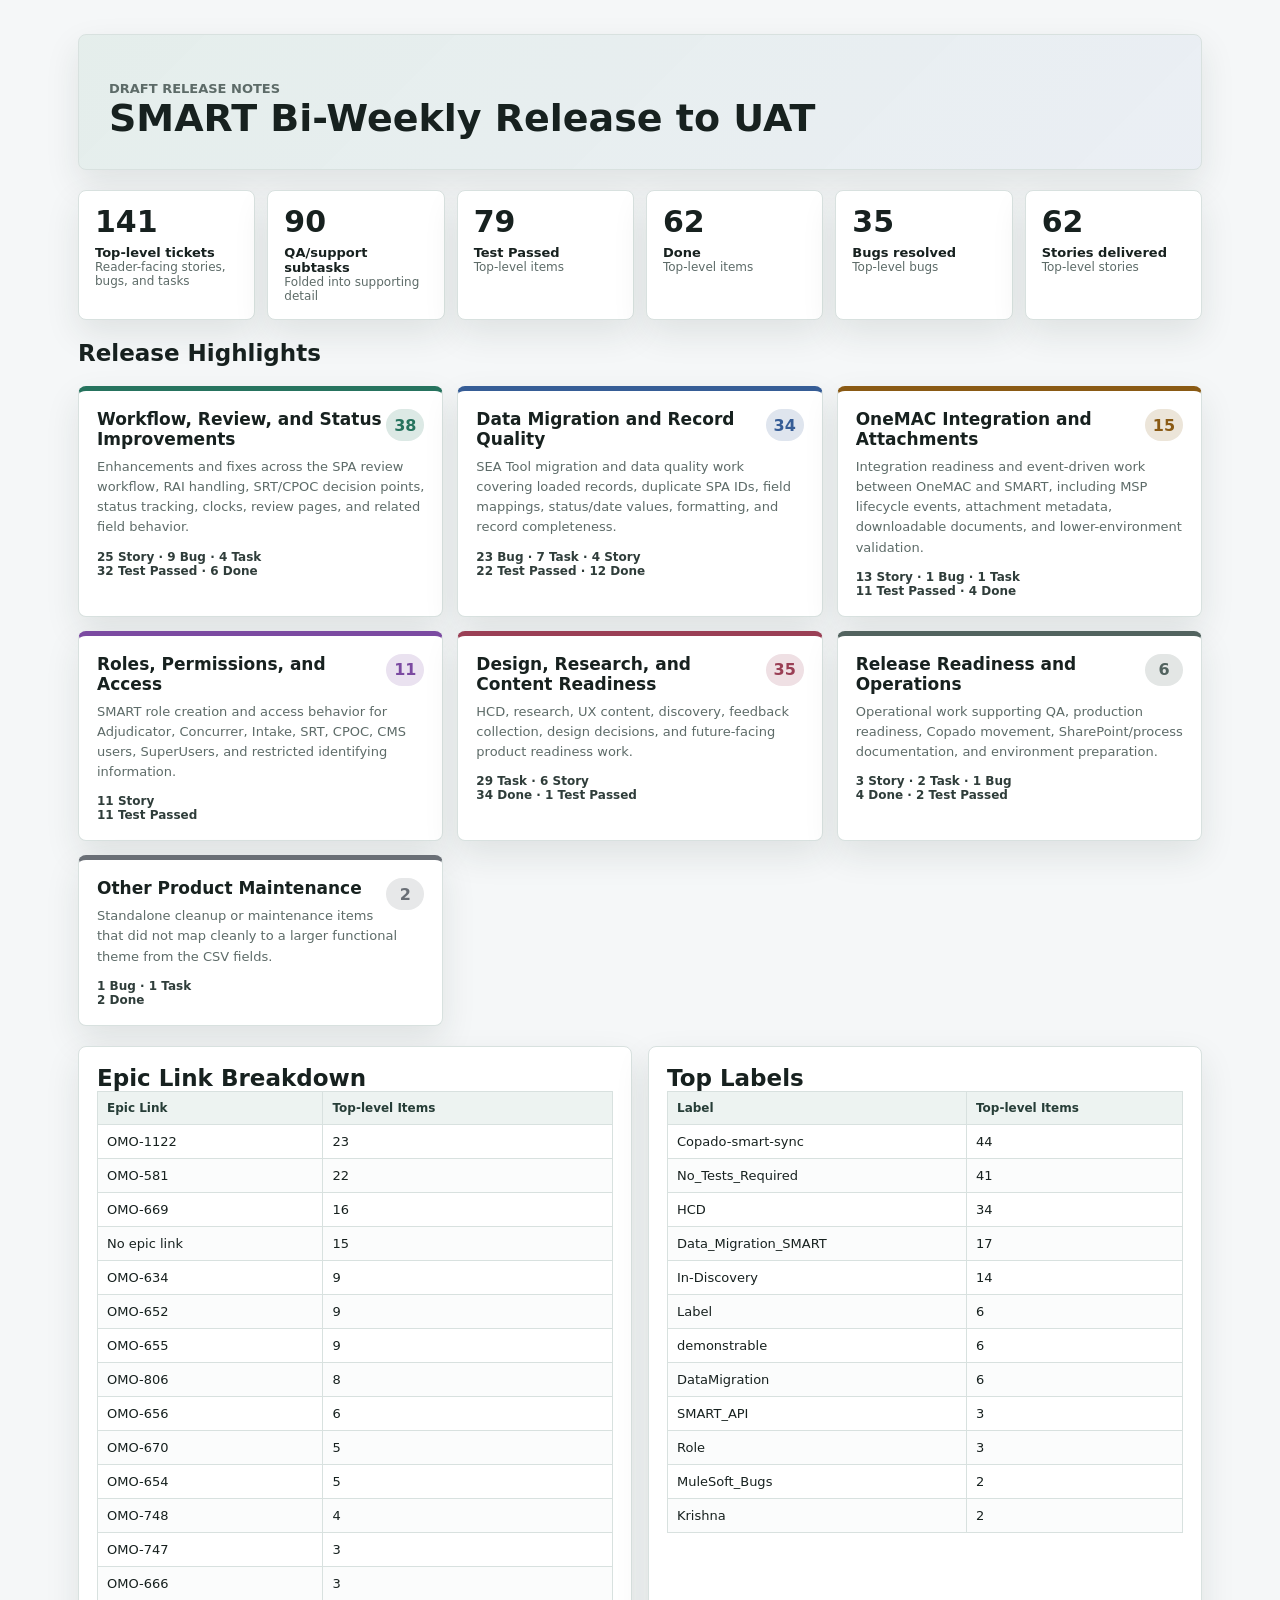
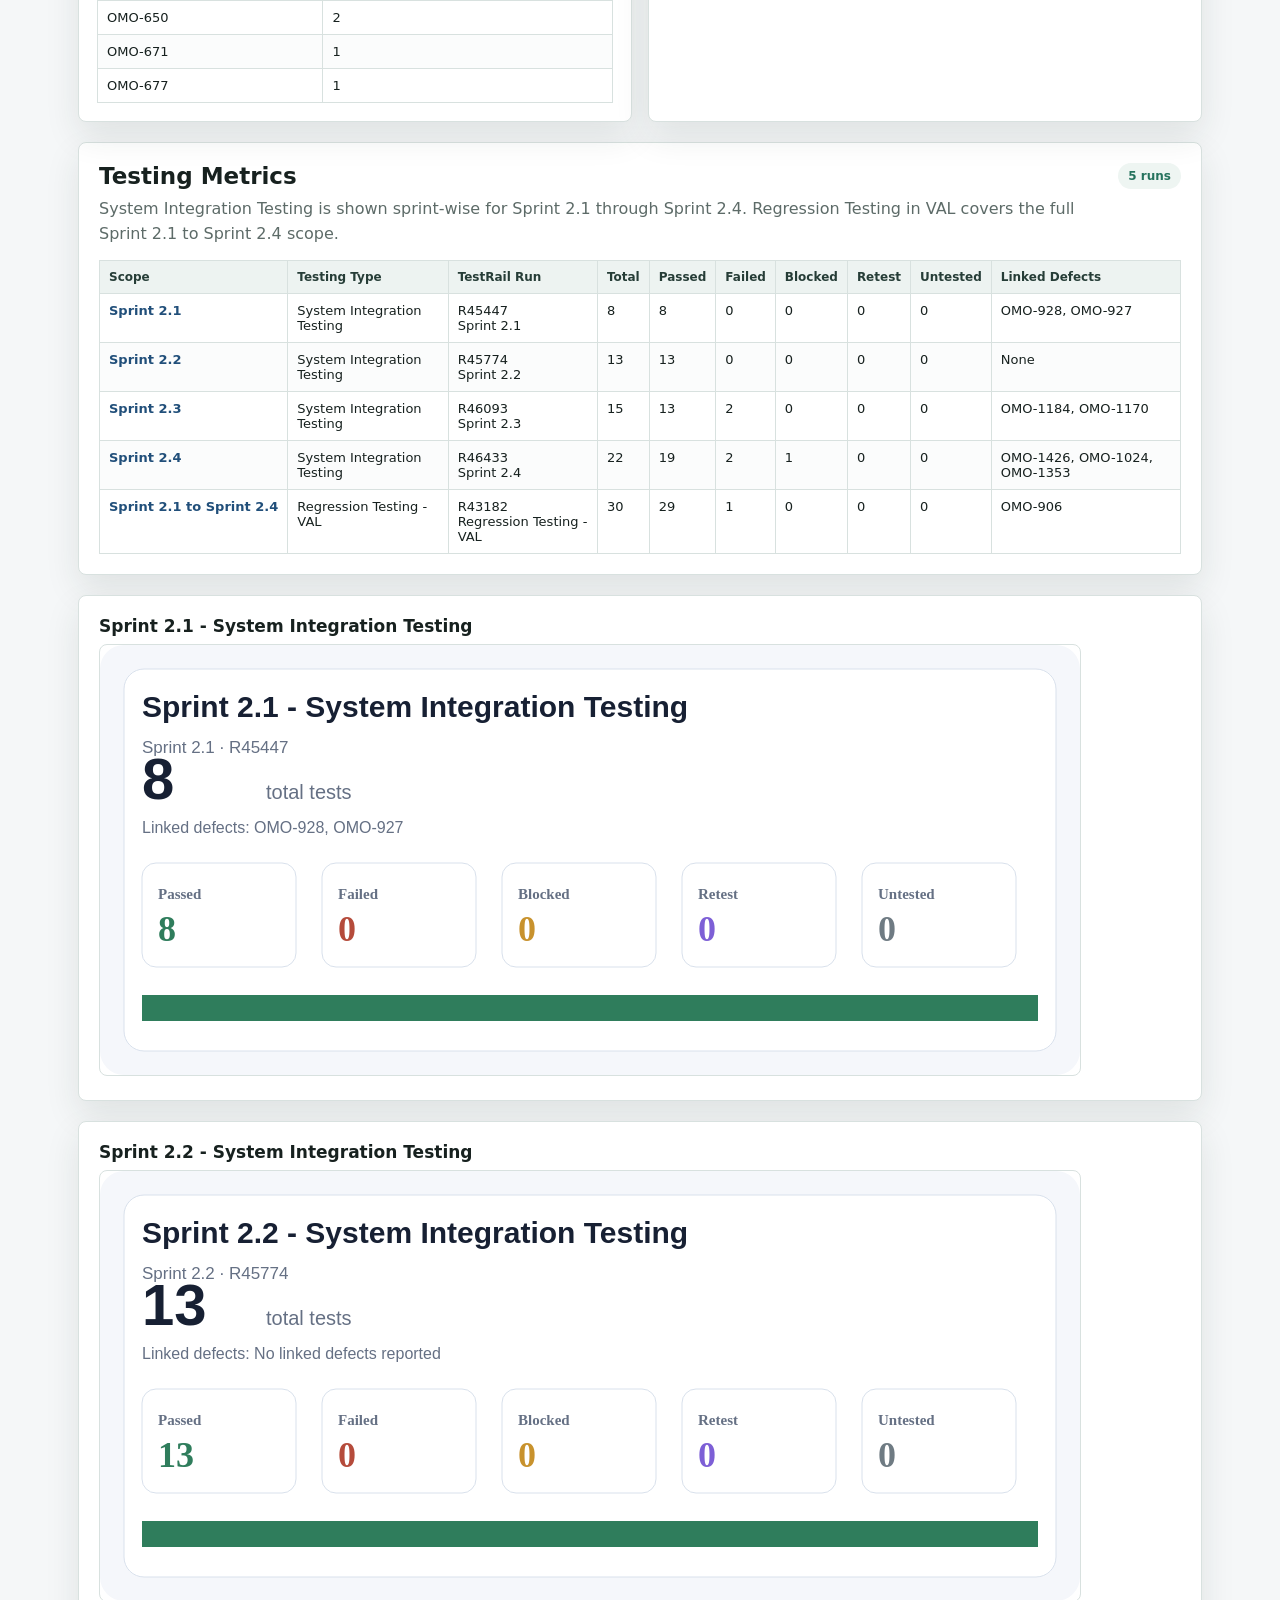
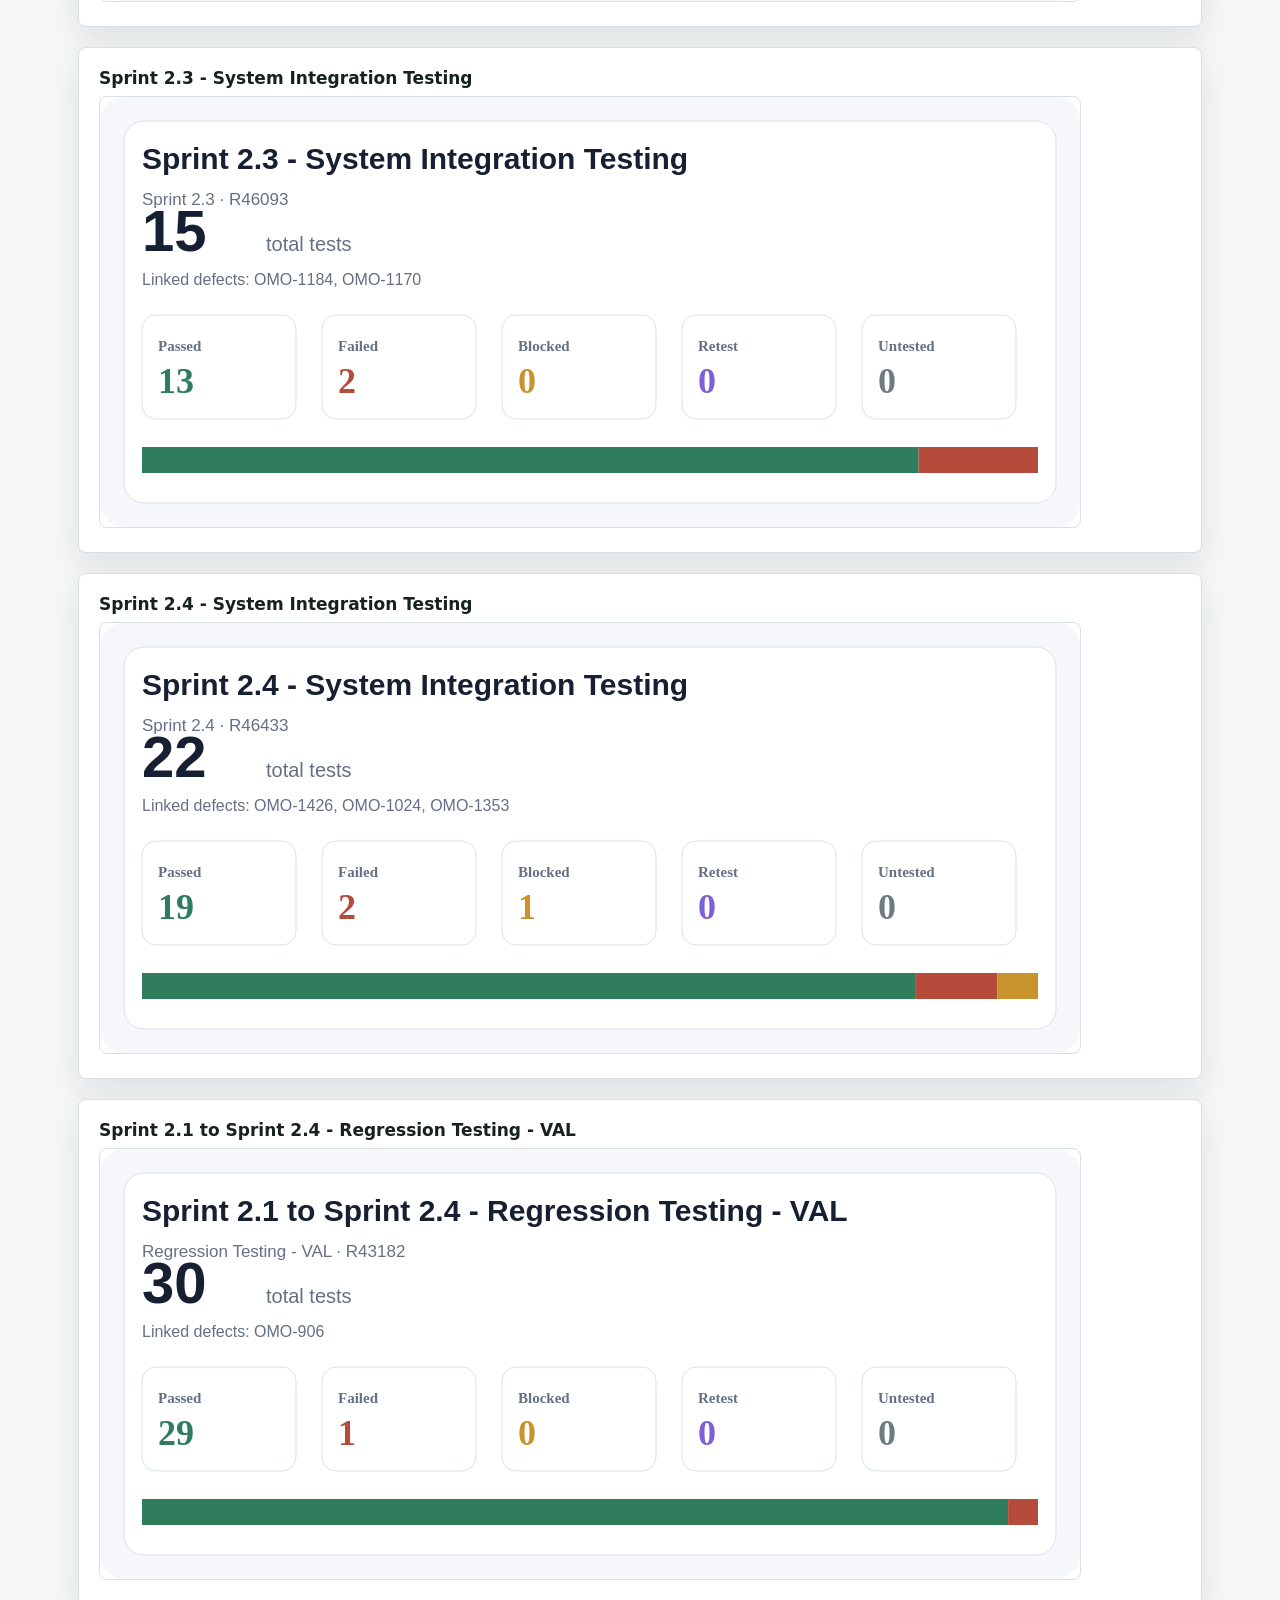
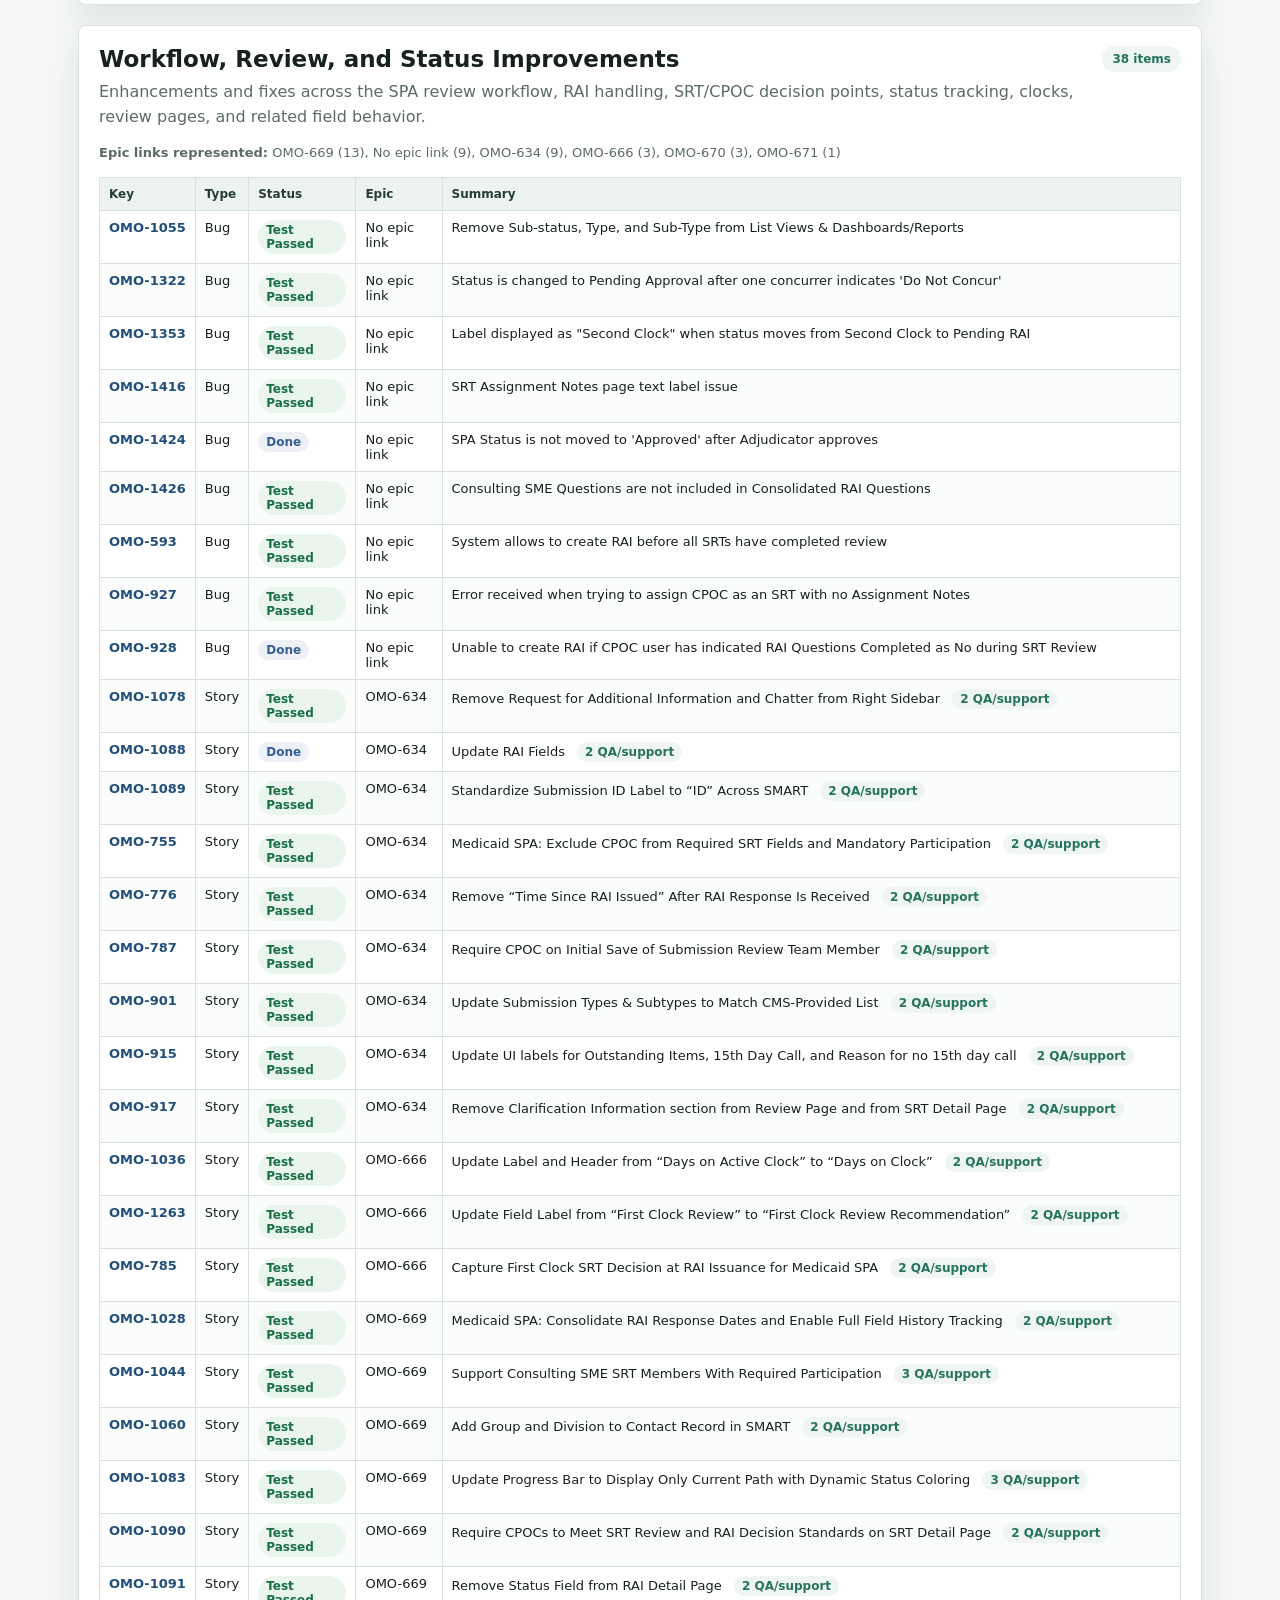
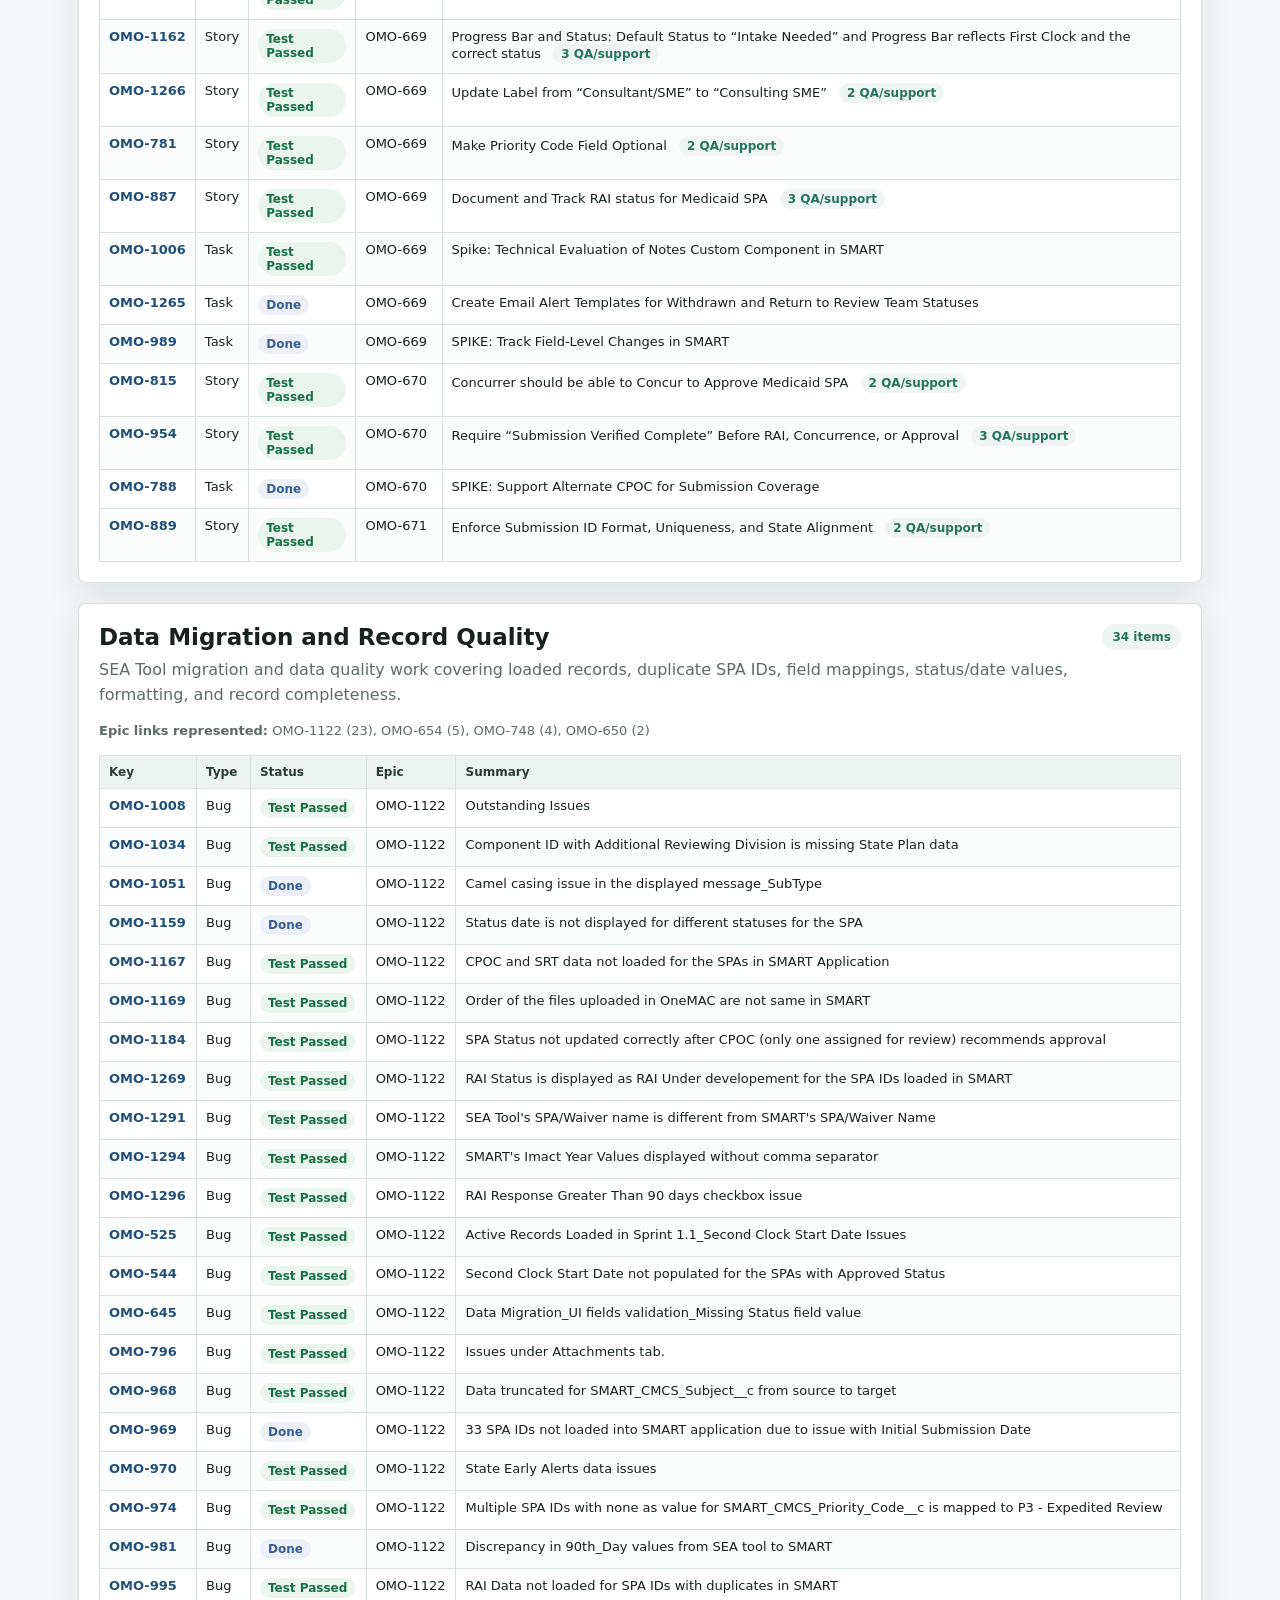
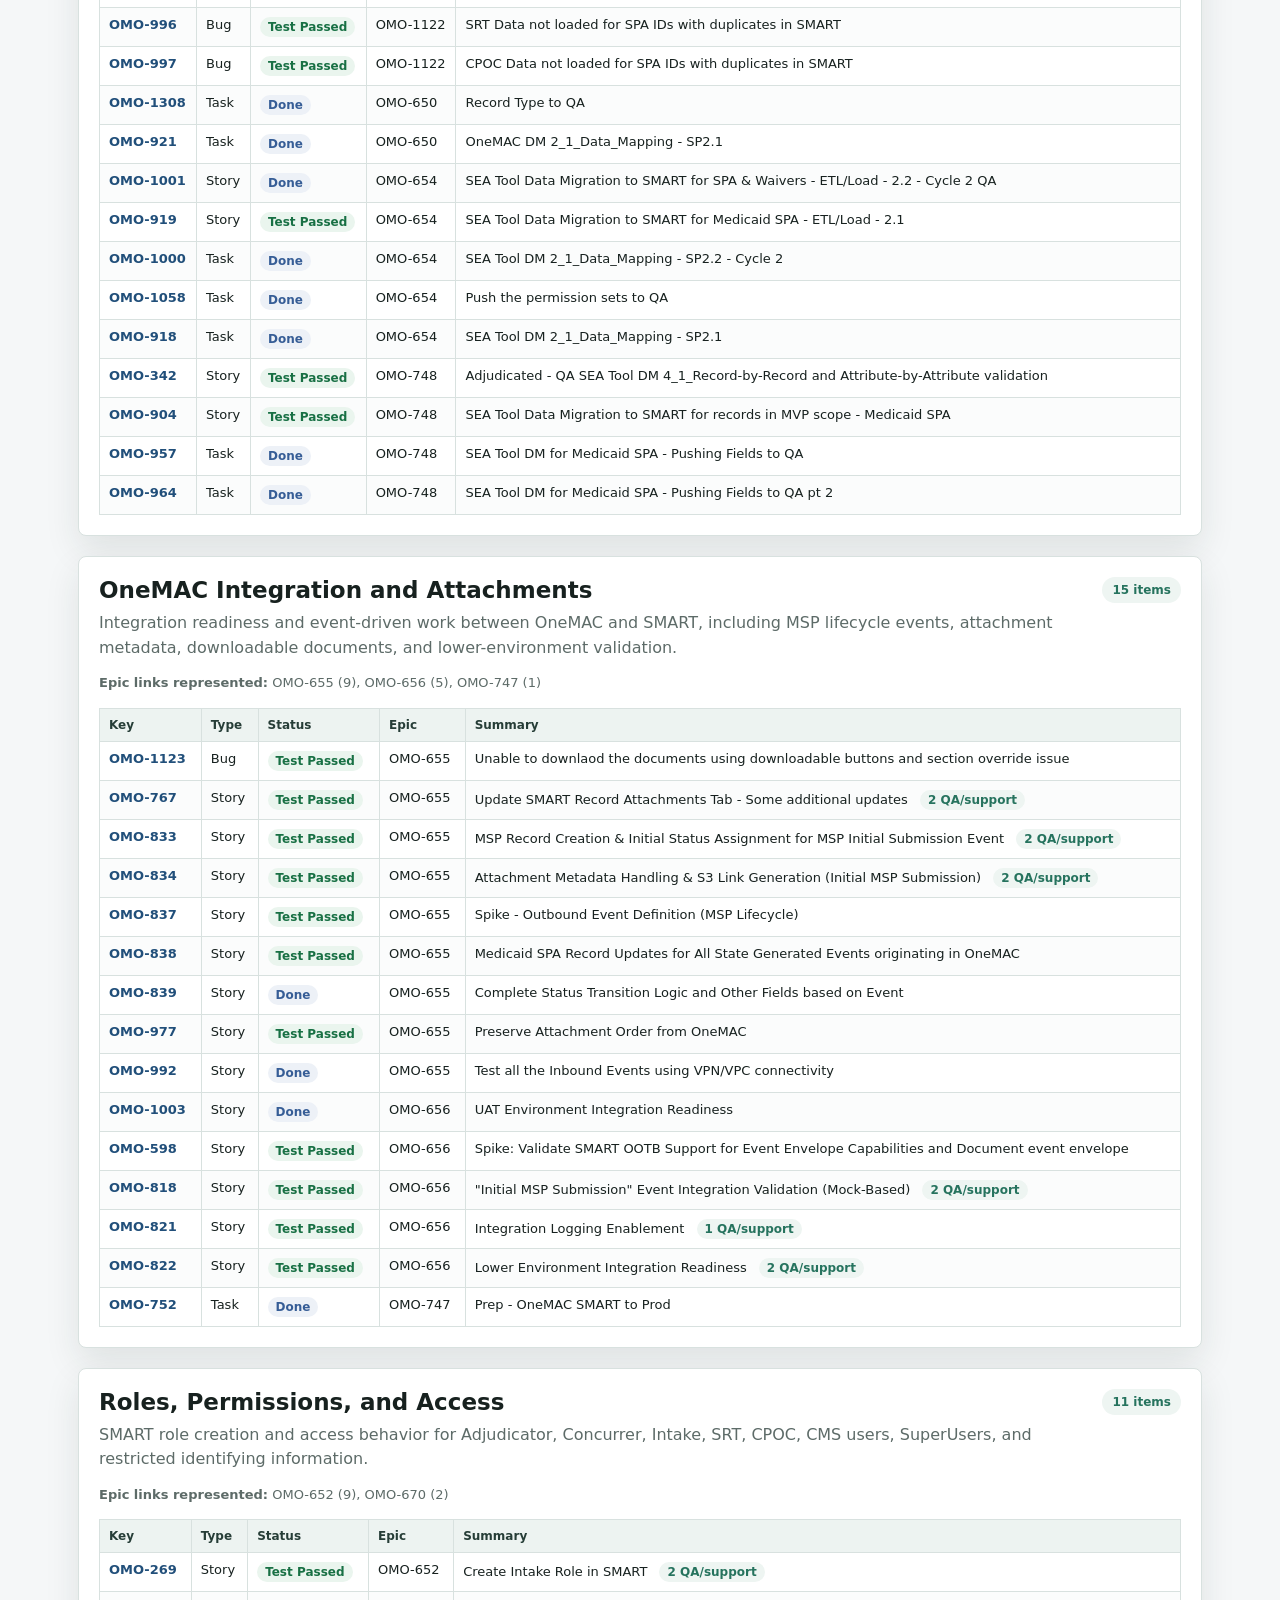
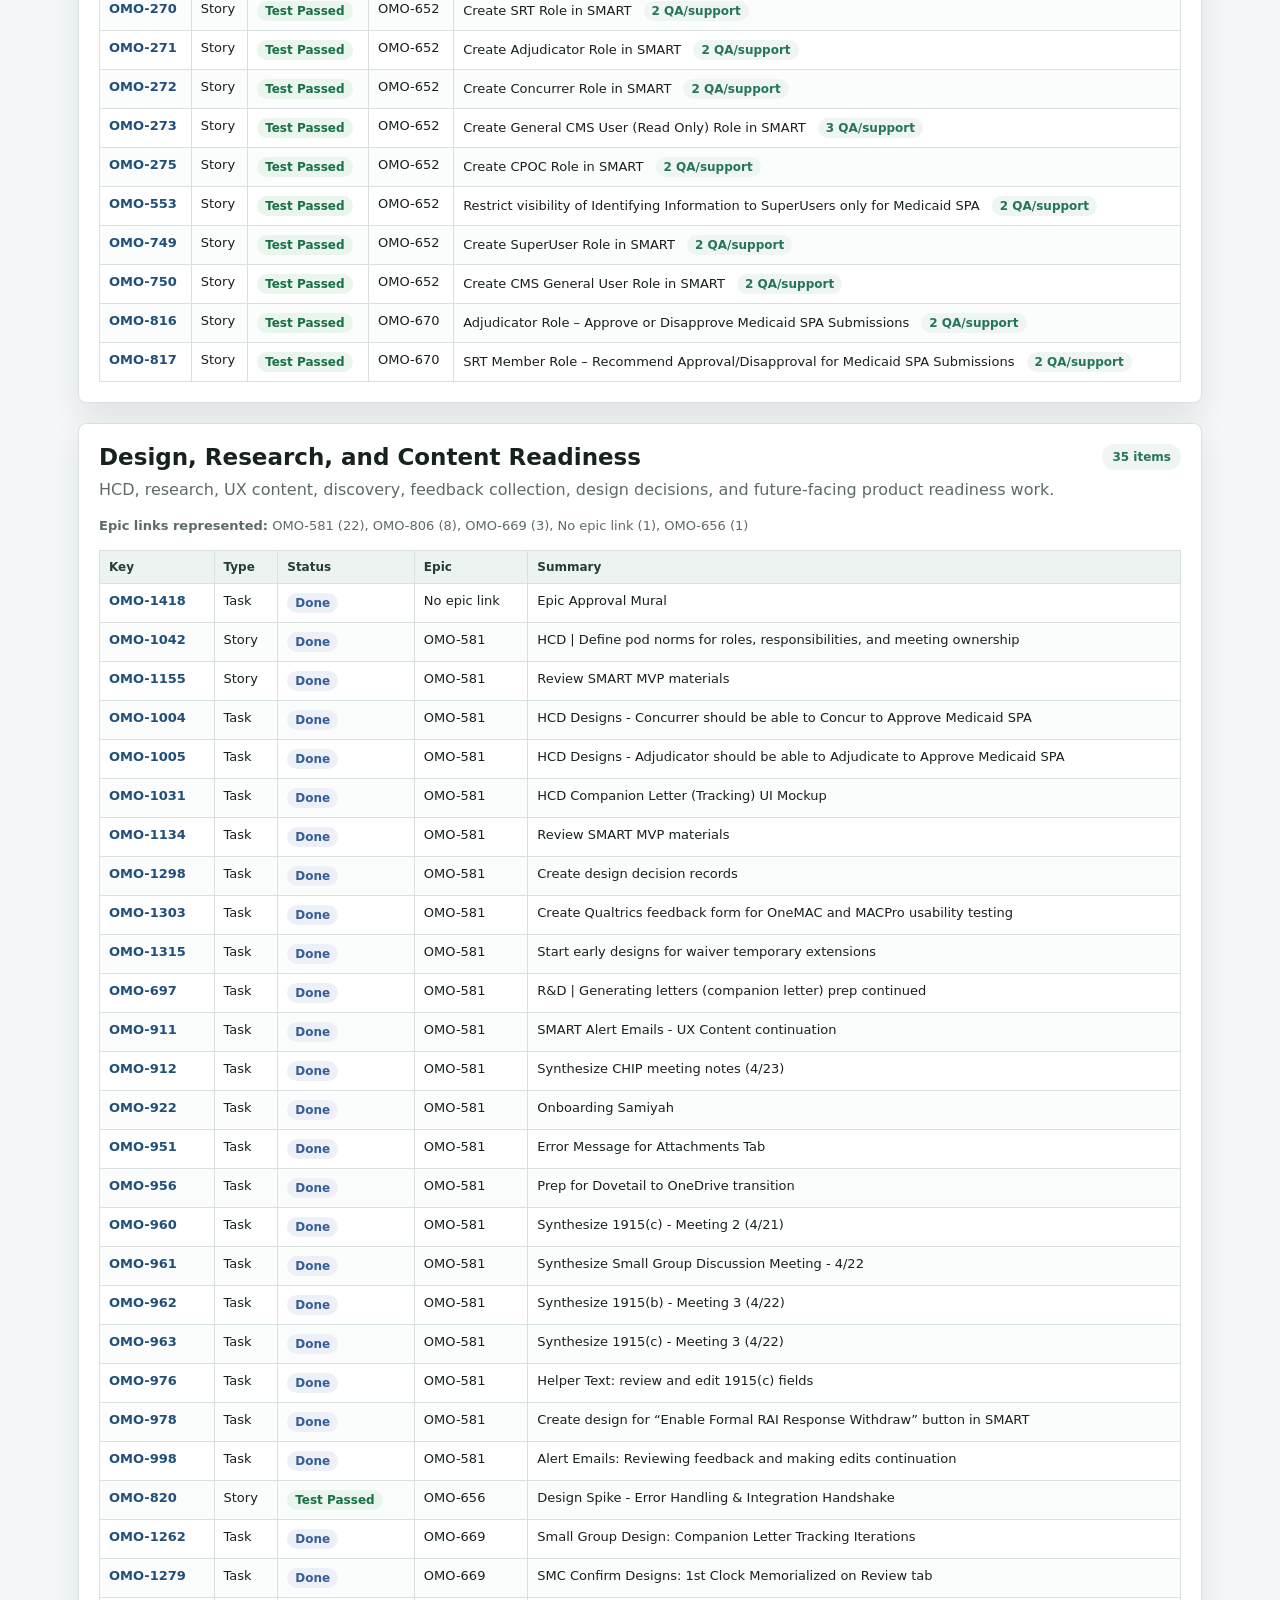
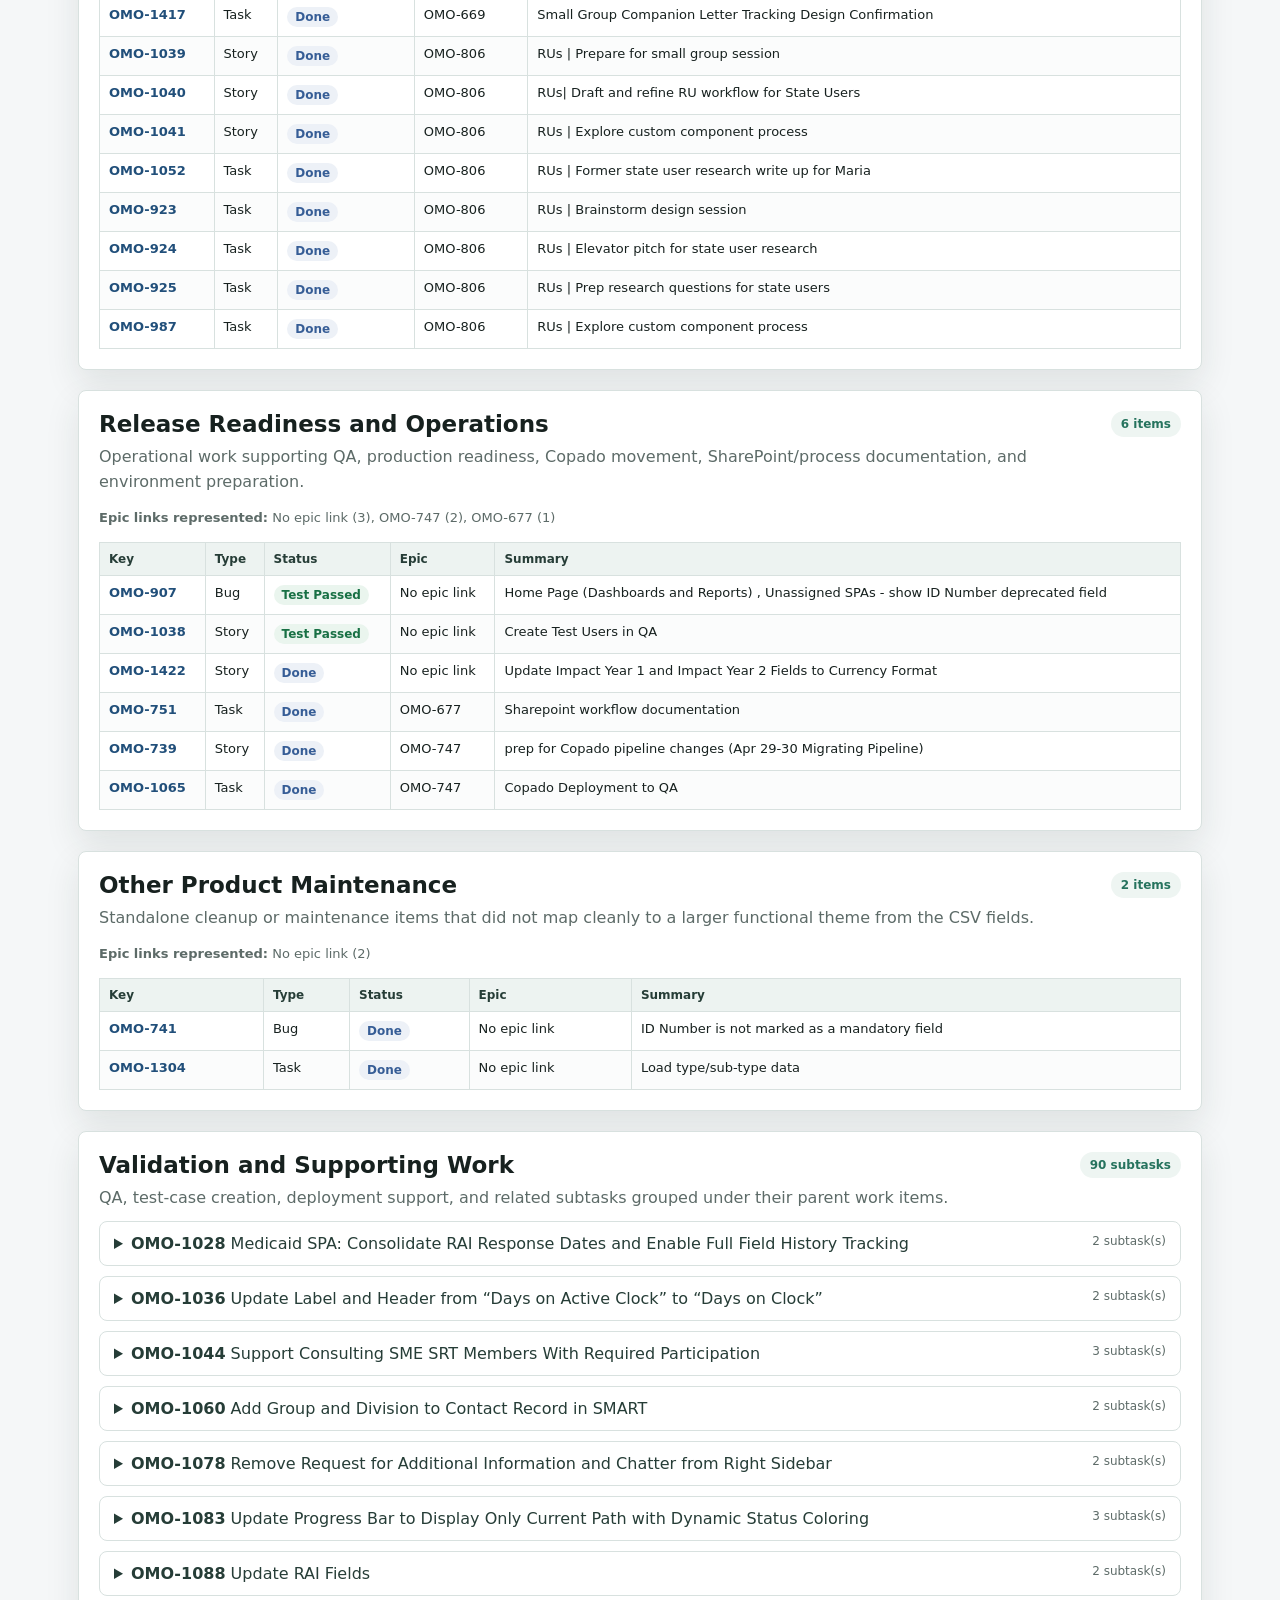
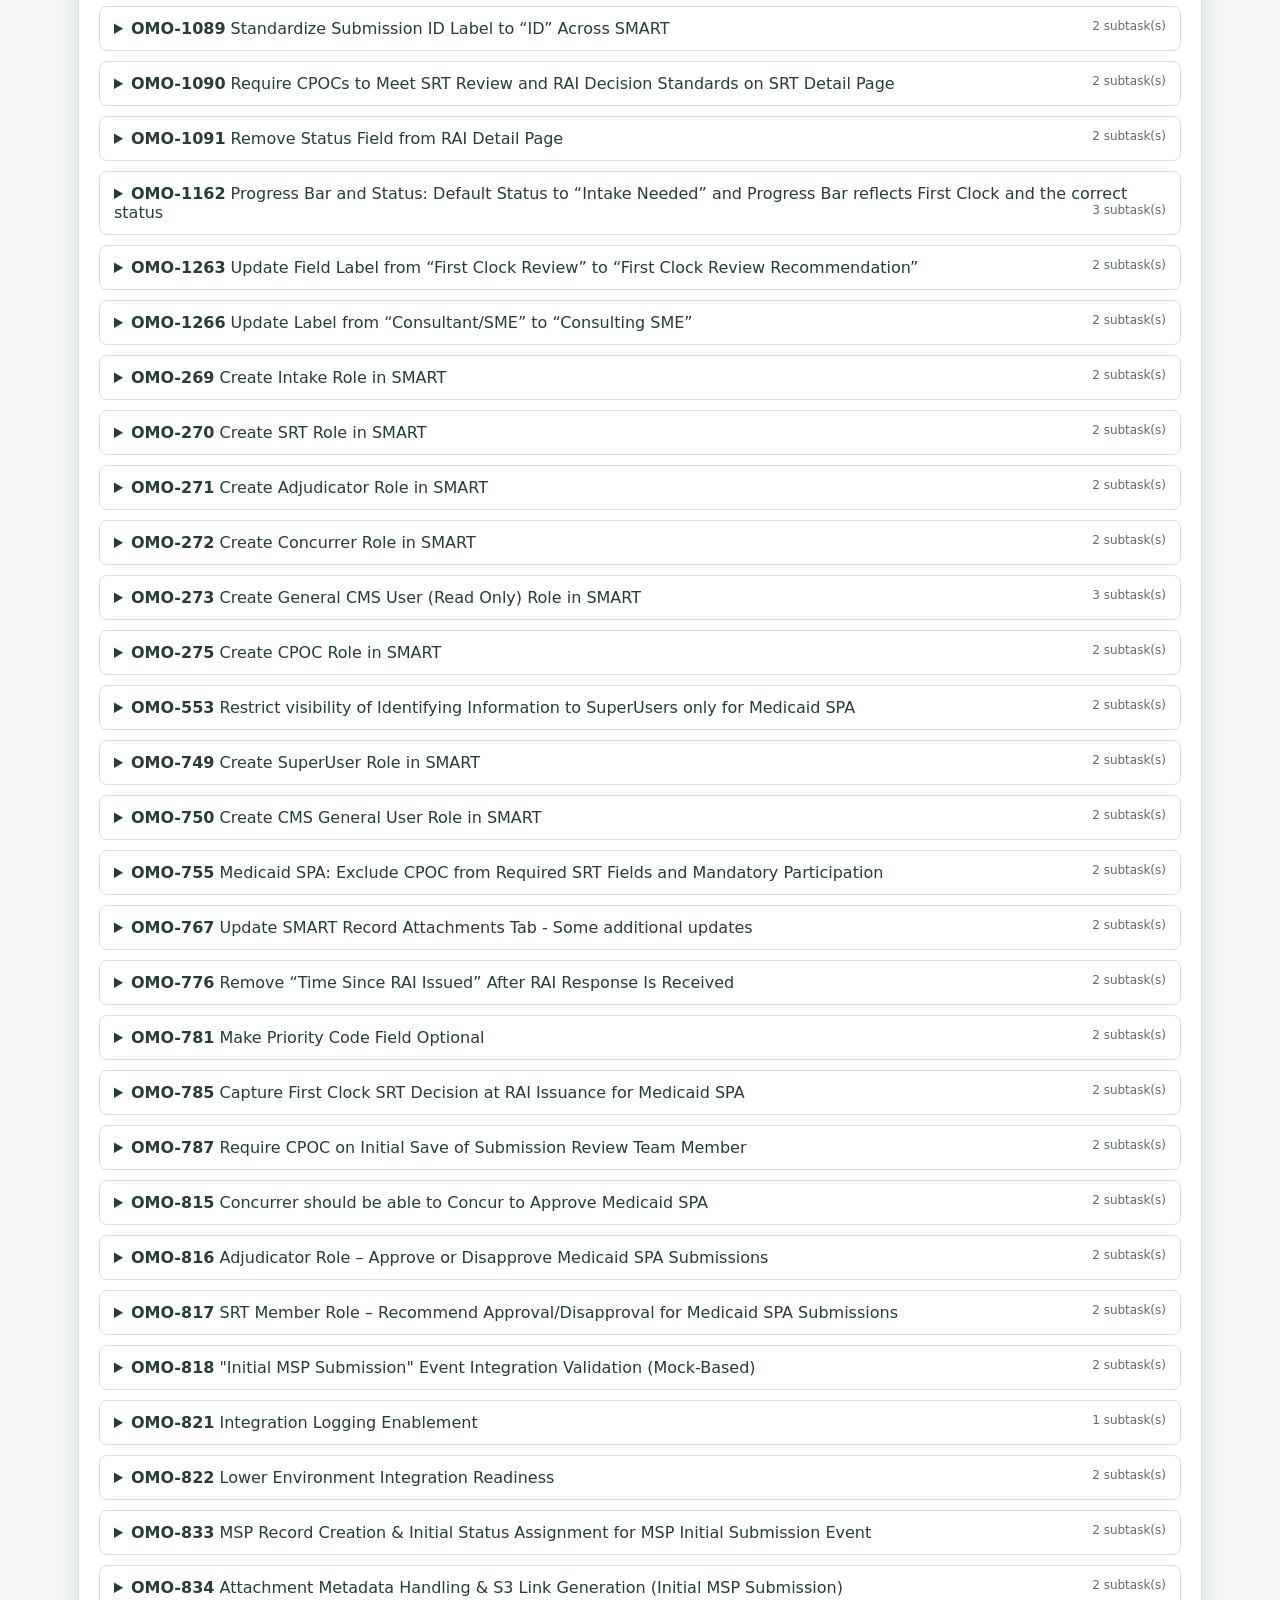
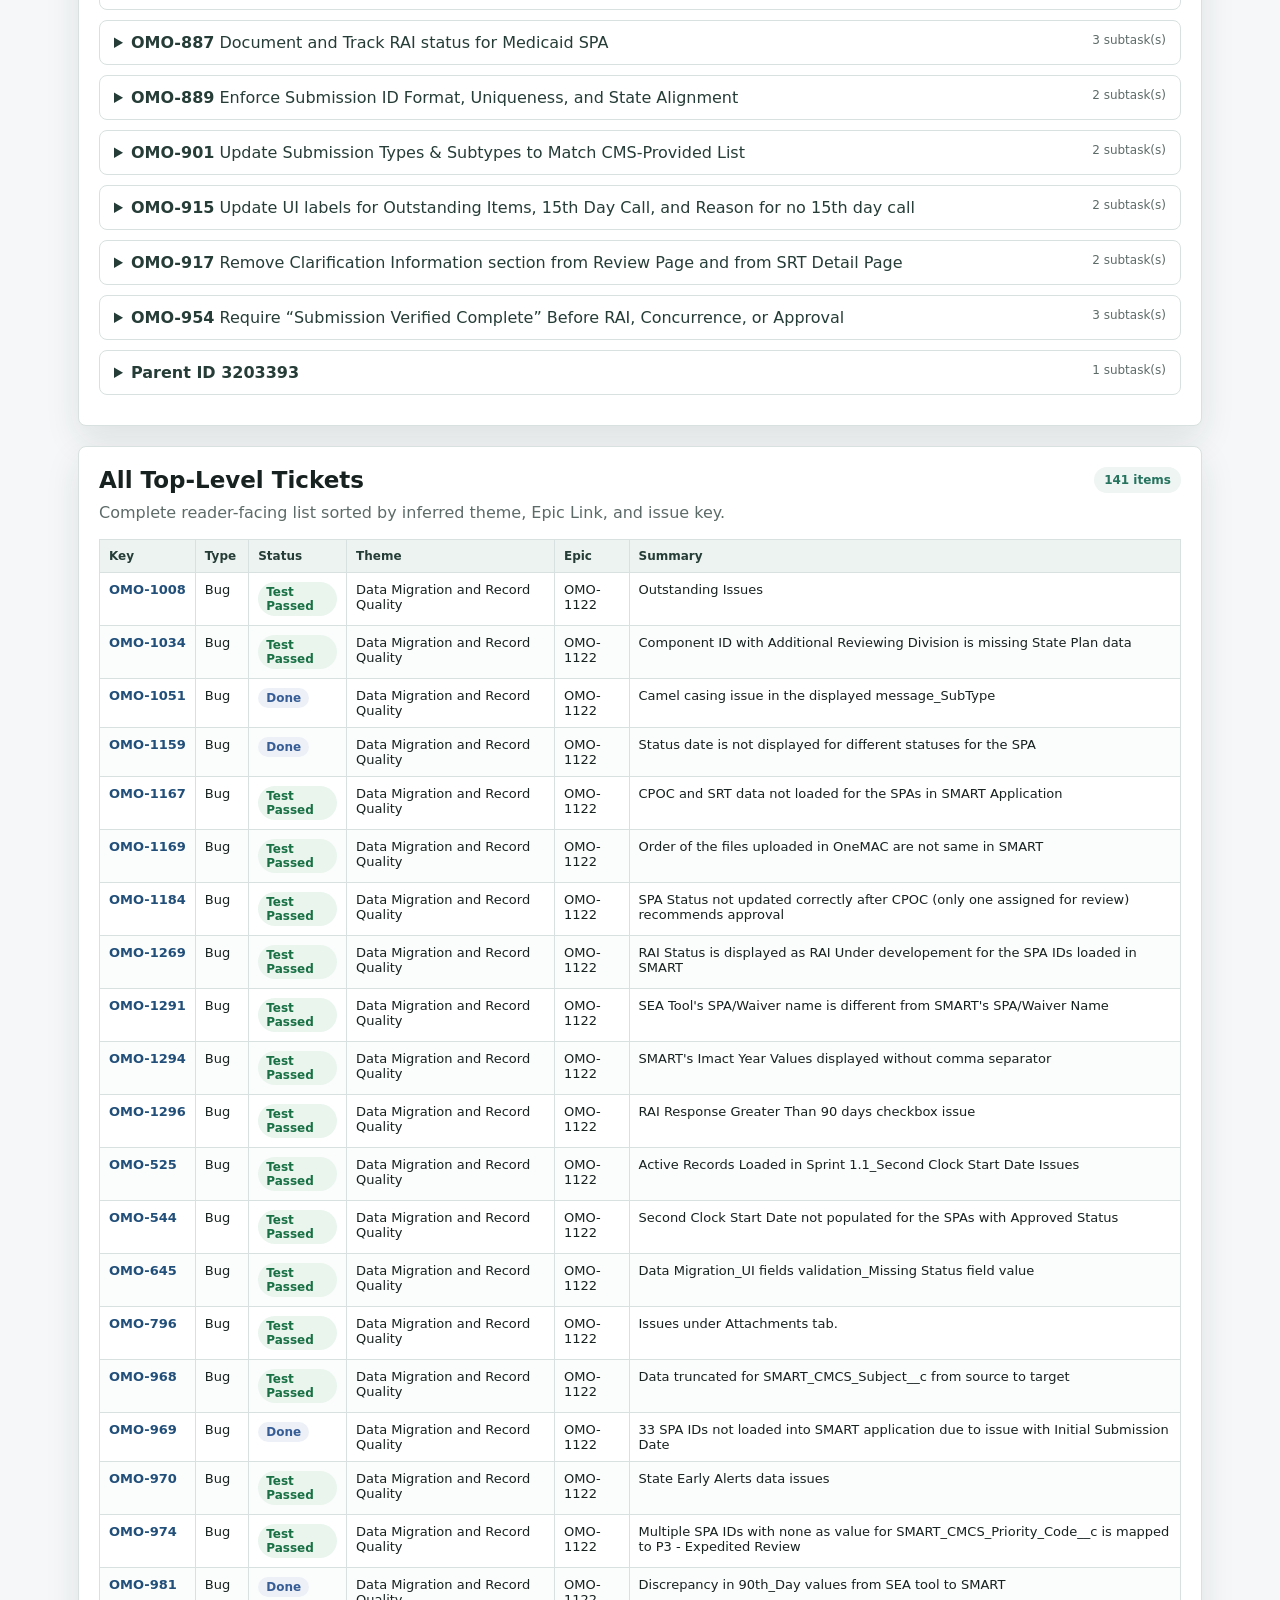
<file: previews/onemac-smart-release-notes-draft.html>
<!doctype html>
<html lang="en">
<head>
  <meta charset="utf-8" />
  <meta name="viewport" content="width=device-width, initial-scale=1" />
  <title>SMART Bi-Weekly Release to UAT</title>
  <style>
    :root {
      --bg: #f5f7f8;
      --panel: #ffffff;
      --text: #17211f;
      --muted: #5d6b68;
      --line: #d8e1df;
      --accent: #26735e;
      --shadow: 0 14px 34px rgba(30, 45, 42, 0.10);
      font-family: Inter, ui-sans-serif, system-ui, -apple-system, BlinkMacSystemFont, "Segoe UI", sans-serif;
    }
    * { box-sizing: border-box; }
    body { margin: 0; background: var(--bg); color: var(--text); }
    .page { width: min(1180px, 100%); margin: 0 auto; padding: 34px 28px 56px; }
    .hero { padding: 30px; border: 1px solid var(--line); border-radius: 8px; background: linear-gradient(135deg, rgba(38,115,94,0.12), rgba(54,93,150,0.10)), #fff; box-shadow: var(--shadow); }
    .eyebrow { margin: 0 0 10px; color: var(--accent); font-weight: 800; font-size: 13px; text-transform: uppercase; letter-spacing: 0; }
    h1 { margin: 0; font-size: 38px; line-height: 1.05; letter-spacing: 0; }
    h2 { margin: 0; font-size: 23px; letter-spacing: 0; }
    h3 { margin: 0 0 8px; font-size: 17px; letter-spacing: 0; }
    p { line-height: 1.55; }
    .hero p { max-width: 880px; color: var(--muted); margin: 14px 0 0; }
    .path { margin-top: 16px; padding: 10px 12px; border-radius: 6px; background: rgba(255,255,255,.72); border: 1px solid rgba(216,225,223,.75); color: #344541; font-size: 13px; }
    .metrics { display: grid; grid-template-columns: repeat(6, minmax(0, 1fr)); gap: 12px; margin: 20px 0; }
    .metric-card, .theme-card, .detail-section, .note, .split-panel { border: 1px solid var(--line); border-radius: 8px; background: var(--panel); box-shadow: var(--shadow); }
    .metric-card { padding: 16px; min-height: 112px; }
    .metric-value { font-size: 30px; font-weight: 850; line-height: 1; }
    .metric-label { margin-top: 8px; font-weight: 800; font-size: 13px; }
    .metric-note, .muted { color: var(--muted); font-size: 12px; }
    .theme-grid { display: grid; grid-template-columns: repeat(3, minmax(0, 1fr)); gap: 14px; margin: 20px 0; }
    .theme-card { padding: 18px; border-top: 5px solid var(--accent); }
    .theme-count { float: right; min-width: 38px; height: 32px; border-radius: 999px; background: color-mix(in srgb, var(--accent), white 84%); color: var(--accent); display: flex; align-items: center; justify-content: center; font-weight: 850; }
    .theme-card p { margin: 0 0 12px; color: var(--muted); font-size: 13px; }
    .theme-meta { font-size: 12px; font-weight: 750; color: #2f3d3a; }
    .note { padding: 16px 18px; margin: 20px 0; border-left: 5px solid #8a5a14; }
    .note p { margin: 0; color: #3e3324; }
    .detail-section { margin: 20px 0; padding: 20px; }
    .section-title-row { display: flex; justify-content: space-between; gap: 16px; align-items: flex-start; }
    .section-title-row p { margin: 8px 0 0; color: var(--muted); }
    .count-pill, .subtle-badge { white-space: nowrap; border-radius: 999px; background: #eef5f2; color: var(--accent); font-size: 12px; font-weight: 800; padding: 6px 10px; }
    .subtle-badge { display: inline-block; margin-left: 8px; padding: 3px 8px; }
    .epic-line { color: var(--muted); font-size: 13px; }
    .ticket-table { width: 100%; border-collapse: collapse; margin-top: 14px; font-size: 13px; }
    .ticket-table th { text-align: left; background: #edf3f1; color: #263d37; font-size: 12px; padding: 9px; border: 1px solid var(--line); }
    .ticket-table td { vertical-align: top; padding: 9px; border: 1px solid var(--line); }
    .ticket-table tr:nth-child(even) td { background: #fbfcfc; }
    .key { font-weight: 850; color: #214f7a; white-space: nowrap; }
    .status { display: inline-flex; align-items: center; border-radius: 999px; padding: 3px 8px; font-size: 12px; font-weight: 850; background: #edf3f1; color: #36524b; }
    .status-test-passed { background: #eaf5ee; color: #187044; }
    .status-done { background: #edf1f7; color: #365d96; }
    .split { display: grid; grid-template-columns: 1fr 1fr; gap: 16px; margin: 20px 0; }
    .split-panel { padding: 18px; }
    details.subtask-group { border: 1px solid var(--line); background: #fff; border-radius: 8px; margin: 10px 0; overflow: hidden; }
    details.subtask-group summary { cursor: pointer; padding: 12px 14px; color: #263d37; }
    details.subtask-group summary span { float: right; color: var(--muted); font-size: 12px; }
    .compact { margin: 0; }
    footer { margin-top: 28px; color: var(--muted); font-size: 12px; }
    @media (max-width: 980px) { .metrics, .theme-grid, .split { grid-template-columns: 1fr 1fr; } }
    @media (max-width: 680px) { .page { padding: 18px; } .metrics, .theme-grid, .split { grid-template-columns: 1fr; } h1 { font-size: 30px; } }
  </style>
</head>
<body>
  <main class="page">
    <section class="hero">
      <p class="eyebrow">Draft release notes</p>
      <h1>SMART Bi-Weekly Release to UAT</h1>
    </section>

    <section class="metrics"><div class="metric-card"><div class="metric-value">141</div><div class="metric-label">Top-level tickets</div><div class="metric-note">Reader-facing stories, bugs, and tasks</div></div><div class="metric-card"><div class="metric-value">90</div><div class="metric-label">QA/support subtasks</div><div class="metric-note">Folded into supporting detail</div></div><div class="metric-card"><div class="metric-value">79</div><div class="metric-label">Test Passed</div><div class="metric-note">Top-level items</div></div><div class="metric-card"><div class="metric-value">62</div><div class="metric-label">Done</div><div class="metric-note">Top-level items</div></div><div class="metric-card"><div class="metric-value">35</div><div class="metric-label">Bugs resolved</div><div class="metric-note">Top-level bugs</div></div><div class="metric-card"><div class="metric-value">62</div><div class="metric-label">Stories delivered</div><div class="metric-note">Top-level stories</div></div></section>

    <section>
      <h2>Release Highlights</h2>
      <div class="theme-grid">
      <article class="theme-card" style="--accent:#26735e">
        <div class="theme-count">38</div>
        <h3>Workflow, Review, and Status Improvements</h3>
        <p>Enhancements and fixes across the SPA review workflow, RAI handling, SRT/CPOC decision points, status tracking, clocks, review pages, and related field behavior.</p>
        <div class="theme-meta">25 Story · 9 Bug · 4 Task</div>
        <div class="theme-meta muted">32 Test Passed · 6 Done</div>
      </article>
    
      <article class="theme-card" style="--accent:#365d96">
        <div class="theme-count">34</div>
        <h3>Data Migration and Record Quality</h3>
        <p>SEA Tool migration and data quality work covering loaded records, duplicate SPA IDs, field mappings, status/date values, formatting, and record completeness.</p>
        <div class="theme-meta">23 Bug · 7 Task · 4 Story</div>
        <div class="theme-meta muted">22 Test Passed · 12 Done</div>
      </article>
    
      <article class="theme-card" style="--accent:#8a5a14">
        <div class="theme-count">15</div>
        <h3>OneMAC Integration and Attachments</h3>
        <p>Integration readiness and event-driven work between OneMAC and SMART, including MSP lifecycle events, attachment metadata, downloadable documents, and lower-environment validation.</p>
        <div class="theme-meta">13 Story · 1 Bug · 1 Task</div>
        <div class="theme-meta muted">11 Test Passed · 4 Done</div>
      </article>
    
      <article class="theme-card" style="--accent:#7b4aa1">
        <div class="theme-count">11</div>
        <h3>Roles, Permissions, and Access</h3>
        <p>SMART role creation and access behavior for Adjudicator, Concurrer, Intake, SRT, CPOC, CMS users, SuperUsers, and restricted identifying information.</p>
        <div class="theme-meta">11 Story</div>
        <div class="theme-meta muted">11 Test Passed</div>
      </article>
    
      <article class="theme-card" style="--accent:#9a3f55">
        <div class="theme-count">35</div>
        <h3>Design, Research, and Content Readiness</h3>
        <p>HCD, research, UX content, discovery, feedback collection, design decisions, and future-facing product readiness work.</p>
        <div class="theme-meta">29 Task · 6 Story</div>
        <div class="theme-meta muted">34 Done · 1 Test Passed</div>
      </article>
    
      <article class="theme-card" style="--accent:#52635f">
        <div class="theme-count">6</div>
        <h3>Release Readiness and Operations</h3>
        <p>Operational work supporting QA, production readiness, Copado movement, SharePoint/process documentation, and environment preparation.</p>
        <div class="theme-meta">3 Story · 2 Task · 1 Bug</div>
        <div class="theme-meta muted">4 Done · 2 Test Passed</div>
      </article>
    
      <article class="theme-card" style="--accent:#6a6f76">
        <div class="theme-count">2</div>
        <h3>Other Product Maintenance</h3>
        <p>Standalone cleanup or maintenance items that did not map cleanly to a larger functional theme from the CSV fields.</p>
        <div class="theme-meta">1 Bug · 1 Task</div>
        <div class="theme-meta muted">2 Done</div>
      </article>
    </div>
    </section>

    <section class="split">
      <div class="split-panel">
        <h2>Epic Link Breakdown</h2>
        <table class="ticket-table compact"><thead><tr><th>Epic Link</th><th>Top-level Items</th></tr></thead><tbody><tr><td>OMO-1122</td><td>23</td></tr><tr><td>OMO-581</td><td>22</td></tr><tr><td>OMO-669</td><td>16</td></tr><tr><td>No epic link</td><td>15</td></tr><tr><td>OMO-634</td><td>9</td></tr><tr><td>OMO-652</td><td>9</td></tr><tr><td>OMO-655</td><td>9</td></tr><tr><td>OMO-806</td><td>8</td></tr><tr><td>OMO-656</td><td>6</td></tr><tr><td>OMO-670</td><td>5</td></tr><tr><td>OMO-654</td><td>5</td></tr><tr><td>OMO-748</td><td>4</td></tr><tr><td>OMO-747</td><td>3</td></tr><tr><td>OMO-666</td><td>3</td></tr><tr><td>OMO-650</td><td>2</td></tr><tr><td>OMO-671</td><td>1</td></tr><tr><td>OMO-677</td><td>1</td></tr></tbody></table>
      </div>
      <div class="split-panel">
        <h2>Top Labels</h2>
        <table class="ticket-table compact"><thead><tr><th>Label</th><th>Top-level Items</th></tr></thead><tbody><tr><td>Copado-smart-sync</td><td>44</td></tr><tr><td>No_Tests_Required</td><td>41</td></tr><tr><td>HCD</td><td>34</td></tr><tr><td>Data_Migration_SMART</td><td>17</td></tr><tr><td>In-Discovery</td><td>14</td></tr><tr><td>Label</td><td>6</td></tr><tr><td>demonstrable</td><td>6</td></tr><tr><td>DataMigration</td><td>6</td></tr><tr><td>SMART_API</td><td>3</td></tr><tr><td>Role</td><td>3</td></tr><tr><td>MuleSoft_Bugs</td><td>2</td></tr><tr><td>Krishna</td><td>2</td></tr></tbody></table>
      </div>
    </section>

    
      <section class="detail-section" id="testing-metrics"><div class="section-title-row"><div><h2>Testing Metrics</h2><p>System Integration Testing is shown sprint-wise for Sprint 2.1 through Sprint 2.4. Regression Testing in VAL covers the full Sprint 2.1 to Sprint 2.4 scope.</p></div><span class="count-pill">5 runs</span></div><table class="ticket-table"><thead><tr><th>Scope</th><th>Testing Type</th><th>TestRail Run</th><th>Total</th><th>Passed</th><th>Failed</th><th>Blocked</th><th>Retest</th><th>Untested</th><th>Linked Defects</th></tr></thead><tbody><tr><td class="key">Sprint 2.1</td><td>System Integration Testing</td><td>R45447<br />Sprint 2.1</td><td>8</td><td>8</td><td>0</td><td>0</td><td>0</td><td>0</td><td>OMO-928, OMO-927</td></tr><tr><td class="key">Sprint 2.2</td><td>System Integration Testing</td><td>R45774<br />Sprint 2.2</td><td>13</td><td>13</td><td>0</td><td>0</td><td>0</td><td>0</td><td>None</td></tr><tr><td class="key">Sprint 2.3</td><td>System Integration Testing</td><td>R46093<br />Sprint 2.3</td><td>15</td><td>13</td><td>2</td><td>0</td><td>0</td><td>0</td><td>OMO-1184, OMO-1170</td></tr><tr><td class="key">Sprint 2.4</td><td>System Integration Testing</td><td>R46433<br />Sprint 2.4</td><td>22</td><td>19</td><td>2</td><td>1</td><td>0</td><td>0</td><td>OMO-1426, OMO-1024, OMO-1353</td></tr><tr><td class="key">Sprint 2.1 to Sprint 2.4</td><td>Regression Testing - VAL</td><td>R43182<br />Regression Testing - VAL</td><td>30</td><td>29</td><td>1</td><td>0</td><td>0</td><td>0</td><td>OMO-906</td></tr></tbody></table></section><article class="detail-section"><h3>Sprint 2.1 - System Integration Testing</h3><img src="onemac-sprint-2.1-system-integration-testing-45447.svg" alt="Sprint 2.1 - System Integration Testing" style="max-width:100%;height:auto;border:1px solid #d8e1df;border-radius:8px" /></article><article class="detail-section"><h3>Sprint 2.2 - System Integration Testing</h3><img src="onemac-sprint-2.2-system-integration-testing-45774.svg" alt="Sprint 2.2 - System Integration Testing" style="max-width:100%;height:auto;border:1px solid #d8e1df;border-radius:8px" /></article><article class="detail-section"><h3>Sprint 2.3 - System Integration Testing</h3><img src="onemac-sprint-2.3-system-integration-testing-46093.svg" alt="Sprint 2.3 - System Integration Testing" style="max-width:100%;height:auto;border:1px solid #d8e1df;border-radius:8px" /></article><article class="detail-section"><h3>Sprint 2.4 - System Integration Testing</h3><img src="onemac-sprint-2.4-system-integration-testing-46433.svg" alt="Sprint 2.4 - System Integration Testing" style="max-width:100%;height:auto;border:1px solid #d8e1df;border-radius:8px" /></article><article class="detail-section"><h3>Sprint 2.1 to Sprint 2.4 - Regression Testing - VAL</h3><img src="onemac-sprint-2.1-to-sprint-2.4-regression-testing---val-43182.svg" alt="Sprint 2.1 to Sprint 2.4 - Regression Testing - VAL" style="max-width:100%;height:auto;border:1px solid #d8e1df;border-radius:8px" /></article><section class="detail-section" id="workflow-review-and-status-improvements">
        <div class="section-title-row">
          <div>
            <h2>Workflow, Review, and Status Improvements</h2>
            <p>Enhancements and fixes across the SPA review workflow, RAI handling, SRT/CPOC decision points, status tracking, clocks, review pages, and related field behavior.</p>
          </div>
          <span class="count-pill">38 items</span>
        </div>
        <p class="epic-line"><strong>Epic links represented:</strong> OMO-669 (13), No epic link (9), OMO-634 (9), OMO-666 (3), OMO-670 (3), OMO-671 (1)</p>
        <table class="ticket-table"><thead><tr><th>Key</th><th>Type</th><th>Status</th><th>Epic</th><th>Summary</th></tr></thead><tbody><tr><td class="key">OMO-1055</td><td>Bug</td><td><span class="status status-test-passed">Test Passed</span></td><td>No epic link</td><td>Remove Sub-status, Type, and Sub-Type from List Views &amp; Dashboards/Reports </td></tr><tr><td class="key">OMO-1322</td><td>Bug</td><td><span class="status status-test-passed">Test Passed</span></td><td>No epic link</td><td>Status is changed to Pending Approval after one concurrer indicates &#x27;Do Not Concur&#x27; </td></tr><tr><td class="key">OMO-1353</td><td>Bug</td><td><span class="status status-test-passed">Test Passed</span></td><td>No epic link</td><td>Label displayed as &quot;Second Clock&quot; when status moves from Second Clock to Pending RAI </td></tr><tr><td class="key">OMO-1416</td><td>Bug</td><td><span class="status status-test-passed">Test Passed</span></td><td>No epic link</td><td>SRT Assignment Notes page text label issue </td></tr><tr><td class="key">OMO-1424</td><td>Bug</td><td><span class="status status-done">Done</span></td><td>No epic link</td><td>SPA Status is not moved to &#x27;Approved&#x27; after Adjudicator approves </td></tr><tr><td class="key">OMO-1426</td><td>Bug</td><td><span class="status status-test-passed">Test Passed</span></td><td>No epic link</td><td>Consulting SME Questions are not included in Consolidated RAI Questions </td></tr><tr><td class="key">OMO-593</td><td>Bug</td><td><span class="status status-test-passed">Test Passed</span></td><td>No epic link</td><td>System allows to create RAI before all SRTs have completed review </td></tr><tr><td class="key">OMO-927</td><td>Bug</td><td><span class="status status-test-passed">Test Passed</span></td><td>No epic link</td><td>Error received when trying to assign CPOC as an SRT with no Assignment Notes </td></tr><tr><td class="key">OMO-928</td><td>Bug</td><td><span class="status status-done">Done</span></td><td>No epic link</td><td>Unable to create RAI if CPOC user has indicated RAI Questions Completed as No during SRT Review </td></tr><tr><td class="key">OMO-1078</td><td>Story</td><td><span class="status status-test-passed">Test Passed</span></td><td>OMO-634</td><td>Remove Request for Additional Information and Chatter from Right Sidebar <span class="subtle-badge">2 QA/support</span></td></tr><tr><td class="key">OMO-1088</td><td>Story</td><td><span class="status status-done">Done</span></td><td>OMO-634</td><td>Update RAI Fields <span class="subtle-badge">2 QA/support</span></td></tr><tr><td class="key">OMO-1089</td><td>Story</td><td><span class="status status-test-passed">Test Passed</span></td><td>OMO-634</td><td>Standardize Submission ID Label to “ID” Across SMART <span class="subtle-badge">2 QA/support</span></td></tr><tr><td class="key">OMO-755</td><td>Story</td><td><span class="status status-test-passed">Test Passed</span></td><td>OMO-634</td><td>Medicaid SPA: Exclude CPOC from Required SRT Fields and Mandatory Participation <span class="subtle-badge">2 QA/support</span></td></tr><tr><td class="key">OMO-776</td><td>Story</td><td><span class="status status-test-passed">Test Passed</span></td><td>OMO-634</td><td>Remove “Time Since RAI Issued” After RAI Response Is Received <span class="subtle-badge">2 QA/support</span></td></tr><tr><td class="key">OMO-787</td><td>Story</td><td><span class="status status-test-passed">Test Passed</span></td><td>OMO-634</td><td>Require CPOC on Initial Save of Submission Review Team Member <span class="subtle-badge">2 QA/support</span></td></tr><tr><td class="key">OMO-901</td><td>Story</td><td><span class="status status-test-passed">Test Passed</span></td><td>OMO-634</td><td>Update Submission Types &amp; Subtypes to Match CMS‑Provided List <span class="subtle-badge">2 QA/support</span></td></tr><tr><td class="key">OMO-915</td><td>Story</td><td><span class="status status-test-passed">Test Passed</span></td><td>OMO-634</td><td>Update UI labels for Outstanding Items, 15th Day Call, and Reason for no 15th day call <span class="subtle-badge">2 QA/support</span></td></tr><tr><td class="key">OMO-917</td><td>Story</td><td><span class="status status-test-passed">Test Passed</span></td><td>OMO-634</td><td>Remove Clarification Information section from Review Page and from SRT Detail Page <span class="subtle-badge">2 QA/support</span></td></tr><tr><td class="key">OMO-1036</td><td>Story</td><td><span class="status status-test-passed">Test Passed</span></td><td>OMO-666</td><td>Update Label and Header from “Days on Active Clock” to “Days on Clock” <span class="subtle-badge">2 QA/support</span></td></tr><tr><td class="key">OMO-1263</td><td>Story</td><td><span class="status status-test-passed">Test Passed</span></td><td>OMO-666</td><td>Update Field Label from “First Clock Review” to “First Clock Review Recommendation” <span class="subtle-badge">2 QA/support</span></td></tr><tr><td class="key">OMO-785</td><td>Story</td><td><span class="status status-test-passed">Test Passed</span></td><td>OMO-666</td><td>Capture First Clock SRT Decision at RAI Issuance for Medicaid SPA <span class="subtle-badge">2 QA/support</span></td></tr><tr><td class="key">OMO-1028</td><td>Story</td><td><span class="status status-test-passed">Test Passed</span></td><td>OMO-669</td><td>Medicaid SPA: Consolidate RAI Response Dates and Enable Full Field History Tracking <span class="subtle-badge">2 QA/support</span></td></tr><tr><td class="key">OMO-1044</td><td>Story</td><td><span class="status status-test-passed">Test Passed</span></td><td>OMO-669</td><td>Support Consulting SME SRT Members With Required Participation <span class="subtle-badge">3 QA/support</span></td></tr><tr><td class="key">OMO-1060</td><td>Story</td><td><span class="status status-test-passed">Test Passed</span></td><td>OMO-669</td><td>Add Group and Division to Contact Record in SMART <span class="subtle-badge">2 QA/support</span></td></tr><tr><td class="key">OMO-1083</td><td>Story</td><td><span class="status status-test-passed">Test Passed</span></td><td>OMO-669</td><td>Update Progress Bar to Display Only Current Path with Dynamic Status Coloring <span class="subtle-badge">3 QA/support</span></td></tr><tr><td class="key">OMO-1090</td><td>Story</td><td><span class="status status-test-passed">Test Passed</span></td><td>OMO-669</td><td>Require CPOCs to Meet SRT Review and RAI Decision Standards on SRT Detail Page <span class="subtle-badge">2 QA/support</span></td></tr><tr><td class="key">OMO-1091</td><td>Story</td><td><span class="status status-test-passed">Test Passed</span></td><td>OMO-669</td><td>Remove Status Field from RAI Detail Page <span class="subtle-badge">2 QA/support</span></td></tr><tr><td class="key">OMO-1162</td><td>Story</td><td><span class="status status-test-passed">Test Passed</span></td><td>OMO-669</td><td>Progress Bar and Status: Default Status to “Intake Needed” and Progress Bar reflects First Clock and the correct status <span class="subtle-badge">3 QA/support</span></td></tr><tr><td class="key">OMO-1266</td><td>Story</td><td><span class="status status-test-passed">Test Passed</span></td><td>OMO-669</td><td>Update Label from “Consultant/SME” to “Consulting SME” <span class="subtle-badge">2 QA/support</span></td></tr><tr><td class="key">OMO-781</td><td>Story</td><td><span class="status status-test-passed">Test Passed</span></td><td>OMO-669</td><td>Make Priority Code Field Optional <span class="subtle-badge">2 QA/support</span></td></tr><tr><td class="key">OMO-887</td><td>Story</td><td><span class="status status-test-passed">Test Passed</span></td><td>OMO-669</td><td>Document and Track RAI status for Medicaid SPA <span class="subtle-badge">3 QA/support</span></td></tr><tr><td class="key">OMO-1006</td><td>Task</td><td><span class="status status-test-passed">Test Passed</span></td><td>OMO-669</td><td>Spike: Technical Evaluation of Notes Custom Component in SMART </td></tr><tr><td class="key">OMO-1265</td><td>Task</td><td><span class="status status-done">Done</span></td><td>OMO-669</td><td>Create Email Alert Templates for Withdrawn and Return to Review Team Statuses </td></tr><tr><td class="key">OMO-989</td><td>Task</td><td><span class="status status-done">Done</span></td><td>OMO-669</td><td>SPIKE: Track Field-Level Changes in SMART </td></tr><tr><td class="key">OMO-815</td><td>Story</td><td><span class="status status-test-passed">Test Passed</span></td><td>OMO-670</td><td>Concurrer should be able to Concur to Approve Medicaid SPA <span class="subtle-badge">2 QA/support</span></td></tr><tr><td class="key">OMO-954</td><td>Story</td><td><span class="status status-test-passed">Test Passed</span></td><td>OMO-670</td><td>Require “Submission Verified Complete” Before RAI, Concurrence, or Approval <span class="subtle-badge">3 QA/support</span></td></tr><tr><td class="key">OMO-788</td><td>Task</td><td><span class="status status-done">Done</span></td><td>OMO-670</td><td>SPIKE: Support Alternate CPOC for Submission Coverage </td></tr><tr><td class="key">OMO-889</td><td>Story</td><td><span class="status status-test-passed">Test Passed</span></td><td>OMO-671</td><td>Enforce Submission ID Format, Uniqueness, and State Alignment <span class="subtle-badge">2 QA/support</span></td></tr></tbody></table>
      </section>
    
      <section class="detail-section" id="data-migration-and-record-quality">
        <div class="section-title-row">
          <div>
            <h2>Data Migration and Record Quality</h2>
            <p>SEA Tool migration and data quality work covering loaded records, duplicate SPA IDs, field mappings, status/date values, formatting, and record completeness.</p>
          </div>
          <span class="count-pill">34 items</span>
        </div>
        <p class="epic-line"><strong>Epic links represented:</strong> OMO-1122 (23), OMO-654 (5), OMO-748 (4), OMO-650 (2)</p>
        <table class="ticket-table"><thead><tr><th>Key</th><th>Type</th><th>Status</th><th>Epic</th><th>Summary</th></tr></thead><tbody><tr><td class="key">OMO-1008</td><td>Bug</td><td><span class="status status-test-passed">Test Passed</span></td><td>OMO-1122</td><td>Outstanding Issues </td></tr><tr><td class="key">OMO-1034</td><td>Bug</td><td><span class="status status-test-passed">Test Passed</span></td><td>OMO-1122</td><td>Component ID with Additional Reviewing Division is missing State Plan data </td></tr><tr><td class="key">OMO-1051</td><td>Bug</td><td><span class="status status-done">Done</span></td><td>OMO-1122</td><td>Camel casing issue in the displayed message_SubType </td></tr><tr><td class="key">OMO-1159</td><td>Bug</td><td><span class="status status-done">Done</span></td><td>OMO-1122</td><td>Status date is not displayed for different statuses for the SPA </td></tr><tr><td class="key">OMO-1167</td><td>Bug</td><td><span class="status status-test-passed">Test Passed</span></td><td>OMO-1122</td><td>CPOC and SRT data not loaded for the SPAs in SMART Application </td></tr><tr><td class="key">OMO-1169</td><td>Bug</td><td><span class="status status-test-passed">Test Passed</span></td><td>OMO-1122</td><td>Order of the files uploaded in OneMAC are not same in SMART </td></tr><tr><td class="key">OMO-1184</td><td>Bug</td><td><span class="status status-test-passed">Test Passed</span></td><td>OMO-1122</td><td>SPA Status not updated correctly after CPOC (only one assigned for review) recommends approval </td></tr><tr><td class="key">OMO-1269</td><td>Bug</td><td><span class="status status-test-passed">Test Passed</span></td><td>OMO-1122</td><td>RAI Status is displayed as RAI Under developement for the SPA IDs loaded in SMART </td></tr><tr><td class="key">OMO-1291</td><td>Bug</td><td><span class="status status-test-passed">Test Passed</span></td><td>OMO-1122</td><td>SEA Tool&#x27;s SPA/Waiver name is different from SMART&#x27;s SPA/Waiver Name </td></tr><tr><td class="key">OMO-1294</td><td>Bug</td><td><span class="status status-test-passed">Test Passed</span></td><td>OMO-1122</td><td>SMART&#x27;s Imact Year Values displayed without comma separator </td></tr><tr><td class="key">OMO-1296</td><td>Bug</td><td><span class="status status-test-passed">Test Passed</span></td><td>OMO-1122</td><td>RAI Response Greater Than 90 days checkbox issue </td></tr><tr><td class="key">OMO-525</td><td>Bug</td><td><span class="status status-test-passed">Test Passed</span></td><td>OMO-1122</td><td>Active Records Loaded in Sprint 1.1_Second Clock Start Date Issues </td></tr><tr><td class="key">OMO-544</td><td>Bug</td><td><span class="status status-test-passed">Test Passed</span></td><td>OMO-1122</td><td>Second Clock Start Date not populated for the SPAs with Approved Status </td></tr><tr><td class="key">OMO-645</td><td>Bug</td><td><span class="status status-test-passed">Test Passed</span></td><td>OMO-1122</td><td>Data Migration_UI fields validation_Missing Status field value </td></tr><tr><td class="key">OMO-796</td><td>Bug</td><td><span class="status status-test-passed">Test Passed</span></td><td>OMO-1122</td><td>Issues under Attachments tab. </td></tr><tr><td class="key">OMO-968</td><td>Bug</td><td><span class="status status-test-passed">Test Passed</span></td><td>OMO-1122</td><td>Data truncated for SMART_CMCS_Subject__c from source to target </td></tr><tr><td class="key">OMO-969</td><td>Bug</td><td><span class="status status-done">Done</span></td><td>OMO-1122</td><td>33 SPA IDs not loaded into SMART application due to issue with Initial Submission Date </td></tr><tr><td class="key">OMO-970</td><td>Bug</td><td><span class="status status-test-passed">Test Passed</span></td><td>OMO-1122</td><td>State Early Alerts data issues </td></tr><tr><td class="key">OMO-974</td><td>Bug</td><td><span class="status status-test-passed">Test Passed</span></td><td>OMO-1122</td><td>Multiple SPA IDs with none as value for SMART_CMCS_Priority_Code__c is mapped to P3 - Expedited Review </td></tr><tr><td class="key">OMO-981</td><td>Bug</td><td><span class="status status-done">Done</span></td><td>OMO-1122</td><td>Discrepancy in 90th_Day values from SEA tool to SMART </td></tr><tr><td class="key">OMO-995</td><td>Bug</td><td><span class="status status-test-passed">Test Passed</span></td><td>OMO-1122</td><td>RAI Data not loaded for SPA IDs with duplicates in SMART </td></tr><tr><td class="key">OMO-996</td><td>Bug</td><td><span class="status status-test-passed">Test Passed</span></td><td>OMO-1122</td><td>SRT Data not loaded for SPA IDs with duplicates in SMART </td></tr><tr><td class="key">OMO-997</td><td>Bug</td><td><span class="status status-test-passed">Test Passed</span></td><td>OMO-1122</td><td>CPOC Data not loaded for SPA IDs with duplicates in SMART </td></tr><tr><td class="key">OMO-1308</td><td>Task</td><td><span class="status status-done">Done</span></td><td>OMO-650</td><td>Record Type to QA </td></tr><tr><td class="key">OMO-921</td><td>Task</td><td><span class="status status-done">Done</span></td><td>OMO-650</td><td>OneMAC DM 2_1_Data_Mapping - SP2.1 </td></tr><tr><td class="key">OMO-1001</td><td>Story</td><td><span class="status status-done">Done</span></td><td>OMO-654</td><td>SEA Tool Data Migration to SMART for SPA &amp; Waivers - ETL/Load - 2.2 - Cycle 2 QA </td></tr><tr><td class="key">OMO-919</td><td>Story</td><td><span class="status status-test-passed">Test Passed</span></td><td>OMO-654</td><td>SEA Tool Data Migration to SMART for Medicaid SPA - ETL/Load - 2.1 </td></tr><tr><td class="key">OMO-1000</td><td>Task</td><td><span class="status status-done">Done</span></td><td>OMO-654</td><td>SEA Tool DM 2_1_Data_Mapping - SP2.2 - Cycle 2 </td></tr><tr><td class="key">OMO-1058</td><td>Task</td><td><span class="status status-done">Done</span></td><td>OMO-654</td><td>Push the permission sets to QA </td></tr><tr><td class="key">OMO-918</td><td>Task</td><td><span class="status status-done">Done</span></td><td>OMO-654</td><td>SEA Tool DM 2_1_Data_Mapping - SP2.1 </td></tr><tr><td class="key">OMO-342</td><td>Story</td><td><span class="status status-test-passed">Test Passed</span></td><td>OMO-748</td><td>Adjudicated - QA SEA Tool DM 4_1_Record-by-Record and Attribute-by-Attribute validation </td></tr><tr><td class="key">OMO-904</td><td>Story</td><td><span class="status status-test-passed">Test Passed</span></td><td>OMO-748</td><td>SEA Tool Data Migration to SMART for records in MVP scope - Medicaid SPA </td></tr><tr><td class="key">OMO-957</td><td>Task</td><td><span class="status status-done">Done</span></td><td>OMO-748</td><td>SEA Tool DM for Medicaid SPA - Pushing Fields to QA </td></tr><tr><td class="key">OMO-964</td><td>Task</td><td><span class="status status-done">Done</span></td><td>OMO-748</td><td>SEA Tool DM for Medicaid SPA - Pushing Fields to QA pt 2 </td></tr></tbody></table>
      </section>
    
      <section class="detail-section" id="onemac-integration-and-attachments">
        <div class="section-title-row">
          <div>
            <h2>OneMAC Integration and Attachments</h2>
            <p>Integration readiness and event-driven work between OneMAC and SMART, including MSP lifecycle events, attachment metadata, downloadable documents, and lower-environment validation.</p>
          </div>
          <span class="count-pill">15 items</span>
        </div>
        <p class="epic-line"><strong>Epic links represented:</strong> OMO-655 (9), OMO-656 (5), OMO-747 (1)</p>
        <table class="ticket-table"><thead><tr><th>Key</th><th>Type</th><th>Status</th><th>Epic</th><th>Summary</th></tr></thead><tbody><tr><td class="key">OMO-1123</td><td>Bug</td><td><span class="status status-test-passed">Test Passed</span></td><td>OMO-655</td><td>Unable to downlaod the documents using downloadable buttons and section override issue </td></tr><tr><td class="key">OMO-767</td><td>Story</td><td><span class="status status-test-passed">Test Passed</span></td><td>OMO-655</td><td>Update SMART Record Attachments Tab - Some additional updates <span class="subtle-badge">2 QA/support</span></td></tr><tr><td class="key">OMO-833</td><td>Story</td><td><span class="status status-test-passed">Test Passed</span></td><td>OMO-655</td><td>MSP Record Creation &amp; Initial Status Assignment for MSP Initial Submission Event <span class="subtle-badge">2 QA/support</span></td></tr><tr><td class="key">OMO-834</td><td>Story</td><td><span class="status status-test-passed">Test Passed</span></td><td>OMO-655</td><td>Attachment Metadata Handling &amp; S3 Link Generation (Initial MSP Submission) <span class="subtle-badge">2 QA/support</span></td></tr><tr><td class="key">OMO-837</td><td>Story</td><td><span class="status status-test-passed">Test Passed</span></td><td>OMO-655</td><td>Spike - Outbound Event Definition (MSP Lifecycle) </td></tr><tr><td class="key">OMO-838</td><td>Story</td><td><span class="status status-test-passed">Test Passed</span></td><td>OMO-655</td><td>Medicaid SPA Record Updates for All State Generated Events originating in OneMAC </td></tr><tr><td class="key">OMO-839</td><td>Story</td><td><span class="status status-done">Done</span></td><td>OMO-655</td><td>Complete Status Transition Logic and Other Fields based on Event </td></tr><tr><td class="key">OMO-977</td><td>Story</td><td><span class="status status-test-passed">Test Passed</span></td><td>OMO-655</td><td>Preserve Attachment Order from OneMAC </td></tr><tr><td class="key">OMO-992</td><td>Story</td><td><span class="status status-done">Done</span></td><td>OMO-655</td><td>Test all the Inbound Events using VPN/VPC connectivity </td></tr><tr><td class="key">OMO-1003</td><td>Story</td><td><span class="status status-done">Done</span></td><td>OMO-656</td><td>UAT Environment Integration Readiness </td></tr><tr><td class="key">OMO-598</td><td>Story</td><td><span class="status status-test-passed">Test Passed</span></td><td>OMO-656</td><td>Spike: Validate SMART OOTB Support for Event Envelope Capabilities and Document event envelope </td></tr><tr><td class="key">OMO-818</td><td>Story</td><td><span class="status status-test-passed">Test Passed</span></td><td>OMO-656</td><td>&quot;Initial MSP Submission&quot; Event Integration Validation (Mock-Based) <span class="subtle-badge">2 QA/support</span></td></tr><tr><td class="key">OMO-821</td><td>Story</td><td><span class="status status-test-passed">Test Passed</span></td><td>OMO-656</td><td>Integration Logging Enablement <span class="subtle-badge">1 QA/support</span></td></tr><tr><td class="key">OMO-822</td><td>Story</td><td><span class="status status-test-passed">Test Passed</span></td><td>OMO-656</td><td>Lower Environment Integration Readiness <span class="subtle-badge">2 QA/support</span></td></tr><tr><td class="key">OMO-752</td><td>Task</td><td><span class="status status-done">Done</span></td><td>OMO-747</td><td>Prep - OneMAC SMART to Prod </td></tr></tbody></table>
      </section>
    
      <section class="detail-section" id="roles-permissions-and-access">
        <div class="section-title-row">
          <div>
            <h2>Roles, Permissions, and Access</h2>
            <p>SMART role creation and access behavior for Adjudicator, Concurrer, Intake, SRT, CPOC, CMS users, SuperUsers, and restricted identifying information.</p>
          </div>
          <span class="count-pill">11 items</span>
        </div>
        <p class="epic-line"><strong>Epic links represented:</strong> OMO-652 (9), OMO-670 (2)</p>
        <table class="ticket-table"><thead><tr><th>Key</th><th>Type</th><th>Status</th><th>Epic</th><th>Summary</th></tr></thead><tbody><tr><td class="key">OMO-269</td><td>Story</td><td><span class="status status-test-passed">Test Passed</span></td><td>OMO-652</td><td>Create Intake Role in SMART <span class="subtle-badge">2 QA/support</span></td></tr><tr><td class="key">OMO-270</td><td>Story</td><td><span class="status status-test-passed">Test Passed</span></td><td>OMO-652</td><td>Create SRT Role in SMART <span class="subtle-badge">2 QA/support</span></td></tr><tr><td class="key">OMO-271</td><td>Story</td><td><span class="status status-test-passed">Test Passed</span></td><td>OMO-652</td><td>Create Adjudicator Role in SMART <span class="subtle-badge">2 QA/support</span></td></tr><tr><td class="key">OMO-272</td><td>Story</td><td><span class="status status-test-passed">Test Passed</span></td><td>OMO-652</td><td>Create Concurrer Role in SMART <span class="subtle-badge">2 QA/support</span></td></tr><tr><td class="key">OMO-273</td><td>Story</td><td><span class="status status-test-passed">Test Passed</span></td><td>OMO-652</td><td>Create General CMS User (Read Only) Role in SMART <span class="subtle-badge">3 QA/support</span></td></tr><tr><td class="key">OMO-275</td><td>Story</td><td><span class="status status-test-passed">Test Passed</span></td><td>OMO-652</td><td>Create CPOC Role in SMART <span class="subtle-badge">2 QA/support</span></td></tr><tr><td class="key">OMO-553</td><td>Story</td><td><span class="status status-test-passed">Test Passed</span></td><td>OMO-652</td><td>Restrict visibility of Identifying Information to SuperUsers only for Medicaid SPA <span class="subtle-badge">2 QA/support</span></td></tr><tr><td class="key">OMO-749</td><td>Story</td><td><span class="status status-test-passed">Test Passed</span></td><td>OMO-652</td><td>Create SuperUser Role in SMART <span class="subtle-badge">2 QA/support</span></td></tr><tr><td class="key">OMO-750</td><td>Story</td><td><span class="status status-test-passed">Test Passed</span></td><td>OMO-652</td><td>Create CMS General User Role in SMART <span class="subtle-badge">2 QA/support</span></td></tr><tr><td class="key">OMO-816</td><td>Story</td><td><span class="status status-test-passed">Test Passed</span></td><td>OMO-670</td><td>Adjudicator Role – Approve or Disapprove Medicaid SPA Submissions <span class="subtle-badge">2 QA/support</span></td></tr><tr><td class="key">OMO-817</td><td>Story</td><td><span class="status status-test-passed">Test Passed</span></td><td>OMO-670</td><td>SRT Member Role – Recommend Approval/Disapproval for Medicaid SPA Submissions <span class="subtle-badge">2 QA/support</span></td></tr></tbody></table>
      </section>
    
      <section class="detail-section" id="design-research-and-content-readiness">
        <div class="section-title-row">
          <div>
            <h2>Design, Research, and Content Readiness</h2>
            <p>HCD, research, UX content, discovery, feedback collection, design decisions, and future-facing product readiness work.</p>
          </div>
          <span class="count-pill">35 items</span>
        </div>
        <p class="epic-line"><strong>Epic links represented:</strong> OMO-581 (22), OMO-806 (8), OMO-669 (3), No epic link (1), OMO-656 (1)</p>
        <table class="ticket-table"><thead><tr><th>Key</th><th>Type</th><th>Status</th><th>Epic</th><th>Summary</th></tr></thead><tbody><tr><td class="key">OMO-1418</td><td>Task</td><td><span class="status status-done">Done</span></td><td>No epic link</td><td>Epic Approval Mural </td></tr><tr><td class="key">OMO-1042</td><td>Story</td><td><span class="status status-done">Done</span></td><td>OMO-581</td><td>HCD | Define pod norms for roles, responsibilities, and meeting ownership </td></tr><tr><td class="key">OMO-1155</td><td>Story</td><td><span class="status status-done">Done</span></td><td>OMO-581</td><td>Review SMART MVP materials </td></tr><tr><td class="key">OMO-1004</td><td>Task</td><td><span class="status status-done">Done</span></td><td>OMO-581</td><td>HCD Designs - Concurrer should be able to Concur to Approve Medicaid SPA </td></tr><tr><td class="key">OMO-1005</td><td>Task</td><td><span class="status status-done">Done</span></td><td>OMO-581</td><td>HCD Designs - Adjudicator should be able to Adjudicate to Approve Medicaid SPA </td></tr><tr><td class="key">OMO-1031</td><td>Task</td><td><span class="status status-done">Done</span></td><td>OMO-581</td><td>HCD Companion Letter (Tracking) UI Mockup </td></tr><tr><td class="key">OMO-1134</td><td>Task</td><td><span class="status status-done">Done</span></td><td>OMO-581</td><td>Review SMART MVP materials </td></tr><tr><td class="key">OMO-1298</td><td>Task</td><td><span class="status status-done">Done</span></td><td>OMO-581</td><td>Create design decision records </td></tr><tr><td class="key">OMO-1303</td><td>Task</td><td><span class="status status-done">Done</span></td><td>OMO-581</td><td>Create Qualtrics feedback form for OneMAC and MACPro usability testing </td></tr><tr><td class="key">OMO-1315</td><td>Task</td><td><span class="status status-done">Done</span></td><td>OMO-581</td><td>Start early designs for waiver temporary extensions </td></tr><tr><td class="key">OMO-697</td><td>Task</td><td><span class="status status-done">Done</span></td><td>OMO-581</td><td>R&amp;D | Generating letters (companion letter) prep continued </td></tr><tr><td class="key">OMO-911</td><td>Task</td><td><span class="status status-done">Done</span></td><td>OMO-581</td><td>SMART Alert Emails - UX Content continuation </td></tr><tr><td class="key">OMO-912</td><td>Task</td><td><span class="status status-done">Done</span></td><td>OMO-581</td><td>Synthesize CHIP meeting notes (4/23) </td></tr><tr><td class="key">OMO-922</td><td>Task</td><td><span class="status status-done">Done</span></td><td>OMO-581</td><td>Onboarding Samiyah </td></tr><tr><td class="key">OMO-951</td><td>Task</td><td><span class="status status-done">Done</span></td><td>OMO-581</td><td>Error Message for Attachments Tab </td></tr><tr><td class="key">OMO-956</td><td>Task</td><td><span class="status status-done">Done</span></td><td>OMO-581</td><td>Prep for Dovetail to OneDrive transition </td></tr><tr><td class="key">OMO-960</td><td>Task</td><td><span class="status status-done">Done</span></td><td>OMO-581</td><td>Synthesize 1915(c) - Meeting 2 (4/21) </td></tr><tr><td class="key">OMO-961</td><td>Task</td><td><span class="status status-done">Done</span></td><td>OMO-581</td><td>Synthesize Small Group Discussion Meeting - 4/22 </td></tr><tr><td class="key">OMO-962</td><td>Task</td><td><span class="status status-done">Done</span></td><td>OMO-581</td><td>Synthesize 1915(b) - Meeting 3 (4/22) </td></tr><tr><td class="key">OMO-963</td><td>Task</td><td><span class="status status-done">Done</span></td><td>OMO-581</td><td>Synthesize 1915(c) - Meeting 3 (4/22) </td></tr><tr><td class="key">OMO-976</td><td>Task</td><td><span class="status status-done">Done</span></td><td>OMO-581</td><td>Helper Text: review and edit 1915(c) fields </td></tr><tr><td class="key">OMO-978</td><td>Task</td><td><span class="status status-done">Done</span></td><td>OMO-581</td><td>Create design for “Enable Formal RAI Response Withdraw” button in SMART </td></tr><tr><td class="key">OMO-998</td><td>Task</td><td><span class="status status-done">Done</span></td><td>OMO-581</td><td>Alert Emails: Reviewing feedback and making edits continuation </td></tr><tr><td class="key">OMO-820</td><td>Story</td><td><span class="status status-test-passed">Test Passed</span></td><td>OMO-656</td><td>Design Spike - Error Handling &amp; Integration Handshake </td></tr><tr><td class="key">OMO-1262</td><td>Task</td><td><span class="status status-done">Done</span></td><td>OMO-669</td><td>Small Group Design: Companion Letter Tracking Iterations </td></tr><tr><td class="key">OMO-1279</td><td>Task</td><td><span class="status status-done">Done</span></td><td>OMO-669</td><td>SMC Confirm Designs: 1st Clock Memorialized on Review tab </td></tr><tr><td class="key">OMO-1417</td><td>Task</td><td><span class="status status-done">Done</span></td><td>OMO-669</td><td>Small Group Companion Letter Tracking Design Confirmation </td></tr><tr><td class="key">OMO-1039</td><td>Story</td><td><span class="status status-done">Done</span></td><td>OMO-806</td><td>RUs | Prepare for small group session </td></tr><tr><td class="key">OMO-1040</td><td>Story</td><td><span class="status status-done">Done</span></td><td>OMO-806</td><td>RUs| Draft and refine RU workflow for State Users </td></tr><tr><td class="key">OMO-1041</td><td>Story</td><td><span class="status status-done">Done</span></td><td>OMO-806</td><td>RUs | Explore custom component process </td></tr><tr><td class="key">OMO-1052</td><td>Task</td><td><span class="status status-done">Done</span></td><td>OMO-806</td><td>RUs | Former state user research write up for Maria </td></tr><tr><td class="key">OMO-923</td><td>Task</td><td><span class="status status-done">Done</span></td><td>OMO-806</td><td>RUs | Brainstorm design session </td></tr><tr><td class="key">OMO-924</td><td>Task</td><td><span class="status status-done">Done</span></td><td>OMO-806</td><td>RUs | Elevator pitch for state user research </td></tr><tr><td class="key">OMO-925</td><td>Task</td><td><span class="status status-done">Done</span></td><td>OMO-806</td><td>RUs | Prep research questions for state users </td></tr><tr><td class="key">OMO-987</td><td>Task</td><td><span class="status status-done">Done</span></td><td>OMO-806</td><td>RUs | Explore custom component process </td></tr></tbody></table>
      </section>
    
      <section class="detail-section" id="release-readiness-and-operations">
        <div class="section-title-row">
          <div>
            <h2>Release Readiness and Operations</h2>
            <p>Operational work supporting QA, production readiness, Copado movement, SharePoint/process documentation, and environment preparation.</p>
          </div>
          <span class="count-pill">6 items</span>
        </div>
        <p class="epic-line"><strong>Epic links represented:</strong> No epic link (3), OMO-747 (2), OMO-677 (1)</p>
        <table class="ticket-table"><thead><tr><th>Key</th><th>Type</th><th>Status</th><th>Epic</th><th>Summary</th></tr></thead><tbody><tr><td class="key">OMO-907</td><td>Bug</td><td><span class="status status-test-passed">Test Passed</span></td><td>No epic link</td><td>Home Page (Dashboards and Reports) , Unassigned SPAs - show ID Number deprecated field </td></tr><tr><td class="key">OMO-1038</td><td>Story</td><td><span class="status status-test-passed">Test Passed</span></td><td>No epic link</td><td>Create Test Users in QA </td></tr><tr><td class="key">OMO-1422</td><td>Story</td><td><span class="status status-done">Done</span></td><td>No epic link</td><td>Update Impact Year 1 and Impact Year 2 Fields to Currency Format </td></tr><tr><td class="key">OMO-751</td><td>Task</td><td><span class="status status-done">Done</span></td><td>OMO-677</td><td>Sharepoint workflow documentation </td></tr><tr><td class="key">OMO-739</td><td>Story</td><td><span class="status status-done">Done</span></td><td>OMO-747</td><td>prep for Copado pipeline changes (Apr 29-30 Migrating Pipeline) </td></tr><tr><td class="key">OMO-1065</td><td>Task</td><td><span class="status status-done">Done</span></td><td>OMO-747</td><td>Copado Deployment to QA </td></tr></tbody></table>
      </section>
    
      <section class="detail-section" id="other-product-maintenance">
        <div class="section-title-row">
          <div>
            <h2>Other Product Maintenance</h2>
            <p>Standalone cleanup or maintenance items that did not map cleanly to a larger functional theme from the CSV fields.</p>
          </div>
          <span class="count-pill">2 items</span>
        </div>
        <p class="epic-line"><strong>Epic links represented:</strong> No epic link (2)</p>
        <table class="ticket-table"><thead><tr><th>Key</th><th>Type</th><th>Status</th><th>Epic</th><th>Summary</th></tr></thead><tbody><tr><td class="key">OMO-741</td><td>Bug</td><td><span class="status status-done">Done</span></td><td>No epic link</td><td>ID Number is not marked as a mandatory field </td></tr><tr><td class="key">OMO-1304</td><td>Task</td><td><span class="status status-done">Done</span></td><td>No epic link</td><td>Load type/sub-type data </td></tr></tbody></table>
      </section>
    

    <section class="detail-section">
      <div class="section-title-row">
        <div>
          <h2>Validation and Supporting Work</h2>
          <p>QA, test-case creation, deployment support, and related subtasks grouped under their parent work items.</p>
        </div>
        <span class="count-pill">90 subtasks</span>
      </div>
      
      <details class="subtask-group">
        <summary><strong>OMO-1028</strong> Medicaid SPA: Consolidate RAI Response Dates and Enable Full Field History Tracking <span>2 subtask(s)</span></summary>
        <table class="ticket-table compact"><thead><tr><th>Key</th><th>Status</th><th>Summary</th></tr></thead><tbody><tr><td class="key">OMO-1086</td><td>Done</td><td>QA(1028) - Consolidate RAI Response Dates and Enable Full Field History Tracking</td></tr><tr><td class="key">OMO-1087</td><td>Done</td><td>QA(1028) - Test Case Creation</td></tr></tbody></table>
      </details>
    
      <details class="subtask-group">
        <summary><strong>OMO-1036</strong> Update Label and Header from “Days on Active Clock” to “Days on Clock” <span>2 subtask(s)</span></summary>
        <table class="ticket-table compact"><thead><tr><th>Key</th><th>Status</th><th>Summary</th></tr></thead><tbody><tr><td class="key">OMO-1148</td><td>Done</td><td>QA(1036) - Test Case Creation</td></tr><tr><td class="key">OMO-1149</td><td>Done</td><td>QA(1036) - Update Label and Header from “Days on Active Clock” to “Days on Clock”</td></tr></tbody></table>
      </details>
    
      <details class="subtask-group">
        <summary><strong>OMO-1044</strong> Support Consulting SME SRT Members With Required Participation <span>3 subtask(s)</span></summary>
        <table class="ticket-table compact"><thead><tr><th>Key</th><th>Status</th><th>Summary</th></tr></thead><tbody><tr><td class="key">OMO-1180</td><td>Done</td><td>Copado Deployment to QA</td></tr><tr><td class="key">OMO-1289</td><td>Done</td><td>QA(1044) - Test Case Creation</td></tr><tr><td class="key">OMO-1290</td><td>Done</td><td>QA(1044) - Support Consulting SME SRT Members With Required Participation</td></tr></tbody></table>
      </details>
    
      <details class="subtask-group">
        <summary><strong>OMO-1060</strong> Add Group and Division to Contact Record in SMART <span>2 subtask(s)</span></summary>
        <table class="ticket-table compact"><thead><tr><th>Key</th><th>Status</th><th>Summary</th></tr></thead><tbody><tr><td class="key">OMO-1397</td><td>Done</td><td>QA(1060) - Test Case Creation</td></tr><tr><td class="key">OMO-1398</td><td>Done</td><td>QA(1060) - Add Group and Division to Contact Record in SMART</td></tr></tbody></table>
      </details>
    
      <details class="subtask-group">
        <summary><strong>OMO-1078</strong> Remove Request for Additional Information and Chatter from Right Sidebar <span>2 subtask(s)</span></summary>
        <table class="ticket-table compact"><thead><tr><th>Key</th><th>Status</th><th>Summary</th></tr></thead><tbody><tr><td class="key">OMO-1307</td><td>Done</td><td>QA(1078) - Test Case Creation</td></tr><tr><td class="key">OMO-1309</td><td>Done</td><td>QA(1078) - Remove Request for Additional Information and Chatter from Right Sidebar</td></tr></tbody></table>
      </details>
    
      <details class="subtask-group">
        <summary><strong>OMO-1083</strong> Update Progress Bar to Display Only Current Path with Dynamic Status Coloring <span>3 subtask(s)</span></summary>
        <table class="ticket-table compact"><thead><tr><th>Key</th><th>Status</th><th>Summary</th></tr></thead><tbody><tr><td class="key">OMO-1150</td><td>Done</td><td>QA(1083) - Test Case Creation</td></tr><tr><td class="key">OMO-1151</td><td>Done</td><td>QA(1083) - Update Progress Bar</td></tr><tr><td class="key">OMO-1176</td><td>Done</td><td>Copado Deployment to QA</td></tr></tbody></table>
      </details>
    
      <details class="subtask-group">
        <summary><strong>OMO-1088</strong> Update RAI Fields <span>2 subtask(s)</span></summary>
        <table class="ticket-table compact"><thead><tr><th>Key</th><th>Status</th><th>Summary</th></tr></thead><tbody><tr><td class="key">OMO-1299</td><td>Done</td><td>QA(1088) - Test Case Creation</td></tr><tr><td class="key">OMO-1300</td><td>Done</td><td>QA(1088) - Update RAI Fields</td></tr></tbody></table>
      </details>
    
      <details class="subtask-group">
        <summary><strong>OMO-1089</strong> Standardize Submission ID Label to “ID” Across SMART <span>2 subtask(s)</span></summary>
        <table class="ticket-table compact"><thead><tr><th>Key</th><th>Status</th><th>Summary</th></tr></thead><tbody><tr><td class="key">OMO-1313</td><td>Done</td><td>QA(1089) - Test Case Creation</td></tr><tr><td class="key">OMO-1314</td><td>Done</td><td>QA(1089) Standardize Submission ID Label to “ID” Across SMART</td></tr></tbody></table>
      </details>
    
      <details class="subtask-group">
        <summary><strong>OMO-1090</strong> Require CPOCs to Meet SRT Review and RAI Decision Standards on SRT Detail Page <span>2 subtask(s)</span></summary>
        <table class="ticket-table compact"><thead><tr><th>Key</th><th>Status</th><th>Summary</th></tr></thead><tbody><tr><td class="key">OMO-1330</td><td>Done</td><td>QA(1090) - Test Case Creation</td></tr><tr><td class="key">OMO-1331</td><td>Done</td><td>QA(1090) -Require CPOCs to Meet SRT Review and RAI Decision Standards on SRT Detail Page</td></tr></tbody></table>
      </details>
    
      <details class="subtask-group">
        <summary><strong>OMO-1091</strong> Remove Status Field from RAI Detail Page <span>2 subtask(s)</span></summary>
        <table class="ticket-table compact"><thead><tr><th>Key</th><th>Status</th><th>Summary</th></tr></thead><tbody><tr><td class="key">OMO-1354</td><td>Done</td><td>QA(1091) - Test Case Creation</td></tr><tr><td class="key">OMO-1355</td><td>Done</td><td>QA(1091) - Remove Status Field from RAI Detail Page</td></tr></tbody></table>
      </details>
    
      <details class="subtask-group">
        <summary><strong>OMO-1162</strong> Progress Bar and Status: Default Status to “Intake Needed” and Progress Bar reflects First Clock and the correct status <span>3 subtask(s)</span></summary>
        <table class="ticket-table compact"><thead><tr><th>Key</th><th>Status</th><th>Summary</th></tr></thead><tbody><tr><td class="key">OMO-1287</td><td>Done</td><td>QA(1083) - Test Case Creation</td></tr><tr><td class="key">OMO-1288</td><td>Done</td><td>QA(1083) - Default Status to &quot;Intake Needed&quot;</td></tr><tr><td class="key">OMO-1316</td><td>Done</td><td>Copado troubleshooting</td></tr></tbody></table>
      </details>
    
      <details class="subtask-group">
        <summary><strong>OMO-1263</strong> Update Field Label from “First Clock Review” to “First Clock Review Recommendation” <span>2 subtask(s)</span></summary>
        <table class="ticket-table compact"><thead><tr><th>Key</th><th>Status</th><th>Summary</th></tr></thead><tbody><tr><td class="key">OMO-1301</td><td>Done</td><td>QA(1263) - Test Case Creation</td></tr><tr><td class="key">OMO-1302</td><td>Done</td><td>QA(1263) - Update Field Label from “First Clock Review” to “First Clock Review Recommendation”</td></tr></tbody></table>
      </details>
    
      <details class="subtask-group">
        <summary><strong>OMO-1266</strong> Update Label from “Consultant/SME” to “Consulting SME” <span>2 subtask(s)</span></summary>
        <table class="ticket-table compact"><thead><tr><th>Key</th><th>Status</th><th>Summary</th></tr></thead><tbody><tr><td class="key">OMO-1372</td><td>Done</td><td>QA(1266) - Test Case Creation</td></tr><tr><td class="key">OMO-1373</td><td>Done</td><td>QA(1266) - Update Label from “Consultant/SME” to “Consulting SME”</td></tr></tbody></table>
      </details>
    
      <details class="subtask-group">
        <summary><strong>OMO-269</strong> Create Intake Role in SMART <span>2 subtask(s)</span></summary>
        <table class="ticket-table compact"><thead><tr><th>Key</th><th>Status</th><th>Summary</th></tr></thead><tbody><tr><td class="key">OMO-1012</td><td>Done</td><td>QA(269) - Intake User Role</td></tr><tr><td class="key">OMO-1013</td><td>Done</td><td>QA(269) - Test Case Creation</td></tr></tbody></table>
      </details>
    
      <details class="subtask-group">
        <summary><strong>OMO-270</strong> Create SRT Role in SMART <span>2 subtask(s)</span></summary>
        <table class="ticket-table compact"><thead><tr><th>Key</th><th>Status</th><th>Summary</th></tr></thead><tbody><tr><td class="key">OMO-1010</td><td>Done</td><td>QA(270) - Test Case Creation</td></tr><tr><td class="key">OMO-1011</td><td>Done</td><td>QA(270) - SRT User Role</td></tr></tbody></table>
      </details>
    
      <details class="subtask-group">
        <summary><strong>OMO-271</strong> Create Adjudicator Role in SMART <span>2 subtask(s)</span></summary>
        <table class="ticket-table compact"><thead><tr><th>Key</th><th>Status</th><th>Summary</th></tr></thead><tbody><tr><td class="key">OMO-1370</td><td>Done</td><td>QA(271) - Test Case Creation</td></tr><tr><td class="key">OMO-1371</td><td>Done</td><td>QA(271) - Adjudicator User Role</td></tr></tbody></table>
      </details>
    
      <details class="subtask-group">
        <summary><strong>OMO-272</strong> Create Concurrer Role in SMART <span>2 subtask(s)</span></summary>
        <table class="ticket-table compact"><thead><tr><th>Key</th><th>Status</th><th>Summary</th></tr></thead><tbody><tr><td class="key">OMO-1137</td><td>Done</td><td>QA(272) - Test Case Creation</td></tr><tr><td class="key">OMO-1138</td><td>Done</td><td>QA(272) - Concurrer Role</td></tr></tbody></table>
      </details>
    
      <details class="subtask-group">
        <summary><strong>OMO-273</strong> Create General CMS User (Read Only) Role in SMART <span>3 subtask(s)</span></summary>
        <table class="ticket-table compact"><thead><tr><th>Key</th><th>Status</th><th>Summary</th></tr></thead><tbody><tr><td class="key">OMO-1053</td><td>Done</td><td>QA(273) - Test Case Creation</td></tr><tr><td class="key">OMO-1054</td><td>Done</td><td>QA(273) - General CMS User (Read Only) Role</td></tr><tr><td class="key">OMO-1178</td><td>Done</td><td>Copado Deployment to QA</td></tr></tbody></table>
      </details>
    
      <details class="subtask-group">
        <summary><strong>OMO-275</strong> Create CPOC Role in SMART <span>2 subtask(s)</span></summary>
        <table class="ticket-table compact"><thead><tr><th>Key</th><th>Status</th><th>Summary</th></tr></thead><tbody><tr><td class="key">OMO-1016</td><td>Done</td><td>QA(275) - CPOC User Role</td></tr><tr><td class="key">OMO-1017</td><td>Done</td><td>QA(275) - Test Case Creation</td></tr></tbody></table>
      </details>
    
      <details class="subtask-group">
        <summary><strong>OMO-553</strong> Restrict visibility of Identifying Information to SuperUsers only for Medicaid SPA <span>2 subtask(s)</span></summary>
        <table class="ticket-table compact"><thead><tr><th>Key</th><th>Status</th><th>Summary</th></tr></thead><tbody><tr><td class="key">OMO-1046</td><td>Done</td><td>QA(553) - Test Case Creation</td></tr><tr><td class="key">OMO-1047</td><td>Done</td><td>QA(553) - Restrict visibility of Identifying Information to SuperUsers only for Medicaid SPA</td></tr></tbody></table>
      </details>
    
      <details class="subtask-group">
        <summary><strong>OMO-749</strong> Create SuperUser Role in SMART <span>2 subtask(s)</span></summary>
        <table class="ticket-table compact"><thead><tr><th>Key</th><th>Status</th><th>Summary</th></tr></thead><tbody><tr><td class="key">OMO-1048</td><td>Done</td><td>QA(749) - Test Case Creation</td></tr><tr><td class="key">OMO-1049</td><td>Done</td><td>QA(749) - Super User Role</td></tr></tbody></table>
      </details>
    
      <details class="subtask-group">
        <summary><strong>OMO-750</strong> Create CMS General User Role in SMART <span>2 subtask(s)</span></summary>
        <table class="ticket-table compact"><thead><tr><th>Key</th><th>Status</th><th>Summary</th></tr></thead><tbody><tr><td class="key">OMO-1014</td><td>Done</td><td>QA(750) - Test Case Creation</td></tr><tr><td class="key">OMO-1015</td><td>Done</td><td>QA(750) - CMS General User Role</td></tr></tbody></table>
      </details>
    
      <details class="subtask-group">
        <summary><strong>OMO-755</strong> Medicaid SPA: Exclude CPOC from Required SRT Fields and Mandatory Participation <span>2 subtask(s)</span></summary>
        <table class="ticket-table compact"><thead><tr><th>Key</th><th>Status</th><th>Summary</th></tr></thead><tbody><tr><td class="key">OMO-807</td><td>Done</td><td>QA(755) - Test Case Creation</td></tr><tr><td class="key">OMO-808</td><td>Done</td><td>QA(755) - Exclude CPOC from Required SRT Fields and Mandatory Participation</td></tr></tbody></table>
      </details>
    
      <details class="subtask-group">
        <summary><strong>OMO-767</strong> Update SMART Record Attachments Tab - Some additional updates <span>2 subtask(s)</span></summary>
        <table class="ticket-table compact"><thead><tr><th>Key</th><th>Status</th><th>Summary</th></tr></thead><tbody><tr><td class="key">OMO-945</td><td>Done</td><td>QA(767) - Test Case Creation</td></tr><tr><td class="key">OMO-946</td><td>Done</td><td>QA(767) - Update SMART Record Attachments Tab - Error Messages</td></tr></tbody></table>
      </details>
    
      <details class="subtask-group">
        <summary><strong>OMO-776</strong> Remove “Time Since RAI Issued” After RAI Response Is Received <span>2 subtask(s)</span></summary>
        <table class="ticket-table compact"><thead><tr><th>Key</th><th>Status</th><th>Summary</th></tr></thead><tbody><tr><td class="key">OMO-929</td><td>Done</td><td>QA(776) - Test Case Creation</td></tr><tr><td class="key">OMO-930</td><td>Done</td><td>QA(776) - Remove “Time Since RAI Issued” After RAI Response Is Received</td></tr></tbody></table>
      </details>
    
      <details class="subtask-group">
        <summary><strong>OMO-781</strong> Make Priority Code Field Optional <span>2 subtask(s)</span></summary>
        <table class="ticket-table compact"><thead><tr><th>Key</th><th>Status</th><th>Summary</th></tr></thead><tbody><tr><td class="key">OMO-1399</td><td>Done</td><td>QA(781) - Test Case Creation</td></tr><tr><td class="key">OMO-1400</td><td>Done</td><td>QA(781) - Make Priority Code Field Optional</td></tr></tbody></table>
      </details>
    
      <details class="subtask-group">
        <summary><strong>OMO-785</strong> Capture First Clock SRT Decision at RAI Issuance for Medicaid SPA <span>2 subtask(s)</span></summary>
        <table class="ticket-table compact"><thead><tr><th>Key</th><th>Status</th><th>Summary</th></tr></thead><tbody><tr><td class="key">OMO-952</td><td>Done</td><td>QA(785) - Test Case Creation</td></tr><tr><td class="key">OMO-953</td><td>Done</td><td>QA(785) -Capture First Clock SRT Decision at RAI Issuance</td></tr></tbody></table>
      </details>
    
      <details class="subtask-group">
        <summary><strong>OMO-787</strong> Require CPOC on Initial Save of Submission Review Team Member <span>2 subtask(s)</span></summary>
        <table class="ticket-table compact"><thead><tr><th>Key</th><th>Status</th><th>Summary</th></tr></thead><tbody><tr><td class="key">OMO-949</td><td>Done</td><td>QA(787) - Test Case Creation</td></tr><tr><td class="key">OMO-950</td><td>Done</td><td>QA(787) - Require CPOC on Initial Save of Submission Review Team Member</td></tr></tbody></table>
      </details>
    
      <details class="subtask-group">
        <summary><strong>OMO-815</strong> Concurrer should be able to Concur to Approve Medicaid SPA <span>2 subtask(s)</span></summary>
        <table class="ticket-table compact"><thead><tr><th>Key</th><th>Status</th><th>Summary</th></tr></thead><tbody><tr><td class="key">OMO-1139</td><td>Done</td><td>QA(815) - Test Case Creation</td></tr><tr><td class="key">OMO-1140</td><td>Done</td><td>QA(815) - Concurrer Workflow</td></tr></tbody></table>
      </details>
    
      <details class="subtask-group">
        <summary><strong>OMO-816</strong> Adjudicator Role – Approve or Disapprove Medicaid SPA Submissions <span>2 subtask(s)</span></summary>
        <table class="ticket-table compact"><thead><tr><th>Key</th><th>Status</th><th>Summary</th></tr></thead><tbody><tr><td class="key">OMO-1368</td><td>Done</td><td>QA(816) - Test Case Creation</td></tr><tr><td class="key">OMO-1369</td><td>Done</td><td>QA(816) - Adjudicator Workflow</td></tr></tbody></table>
      </details>
    
      <details class="subtask-group">
        <summary><strong>OMO-817</strong> SRT Member Role – Recommend Approval/Disapproval for Medicaid SPA Submissions <span>2 subtask(s)</span></summary>
        <table class="ticket-table compact"><thead><tr><th>Key</th><th>Status</th><th>Summary</th></tr></thead><tbody><tr><td class="key">OMO-1084</td><td>Done</td><td>QA(817) - Test Case Creation</td></tr><tr><td class="key">OMO-1085</td><td>Done</td><td>QA(817) - SRT Member Role – Recommend Approval/Disapproval for Medicaid SPA Submissions</td></tr></tbody></table>
      </details>
    
      <details class="subtask-group">
        <summary><strong>OMO-818</strong> &quot;Initial MSP Submission&quot; Event Integration Validation (Mock-Based) <span>2 subtask(s)</span></summary>
        <table class="ticket-table compact"><thead><tr><th>Key</th><th>Status</th><th>Summary</th></tr></thead><tbody><tr><td class="key">OMO-931</td><td>Done</td><td>QA(818) - Test Case Creation</td></tr><tr><td class="key">OMO-937</td><td>Done</td><td>QA(818) - &quot;Initial MSP Submission&quot; Event Integration Validation</td></tr></tbody></table>
      </details>
    
      <details class="subtask-group">
        <summary><strong>OMO-821</strong> Integration Logging Enablement <span>1 subtask(s)</span></summary>
        <table class="ticket-table compact"><thead><tr><th>Key</th><th>Status</th><th>Summary</th></tr></thead><tbody><tr><td class="key">OMO-934</td><td>Done</td><td>QA(821) - Test Case Creation</td></tr></tbody></table>
      </details>
    
      <details class="subtask-group">
        <summary><strong>OMO-822</strong> Lower Environment Integration Readiness <span>2 subtask(s)</span></summary>
        <table class="ticket-table compact"><thead><tr><th>Key</th><th>Status</th><th>Summary</th></tr></thead><tbody><tr><td class="key">OMO-932</td><td>Done</td><td>QA(822) - Test Case Creation</td></tr><tr><td class="key">OMO-938</td><td>Done</td><td>QA(822) - S1 - Lower Environment Integration Readiness</td></tr></tbody></table>
      </details>
    
      <details class="subtask-group">
        <summary><strong>OMO-833</strong> MSP Record Creation &amp; Initial Status Assignment for MSP Initial Submission Event <span>2 subtask(s)</span></summary>
        <table class="ticket-table compact"><thead><tr><th>Key</th><th>Status</th><th>Summary</th></tr></thead><tbody><tr><td class="key">OMO-941</td><td>Done</td><td>QA(833) - Test Case Creation</td></tr><tr><td class="key">OMO-942</td><td>Done</td><td>QA(833) - S1 - MSP Record Creation &amp; Initial Status Assignment for MSP Initial Submission Event</td></tr></tbody></table>
      </details>
    
      <details class="subtask-group">
        <summary><strong>OMO-834</strong> Attachment Metadata Handling &amp; S3 Link Generation (Initial MSP Submission) <span>2 subtask(s)</span></summary>
        <table class="ticket-table compact"><thead><tr><th>Key</th><th>Status</th><th>Summary</th></tr></thead><tbody><tr><td class="key">OMO-939</td><td>Done</td><td>QA(834) - Test Case Creation</td></tr><tr><td class="key">OMO-940</td><td>Done</td><td>QA(834) - S1 -Attachment Metadata Handling &amp; S3 Link Generation (Initial MSP Submission)</td></tr></tbody></table>
      </details>
    
      <details class="subtask-group">
        <summary><strong>OMO-887</strong> Document and Track RAI status for Medicaid SPA <span>3 subtask(s)</span></summary>
        <table class="ticket-table compact"><thead><tr><th>Key</th><th>Status</th><th>Summary</th></tr></thead><tbody><tr><td class="key">OMO-1141</td><td>Done</td><td>QA(887) - Test Case Creation</td></tr><tr><td class="key">OMO-1142</td><td>Done</td><td>QA(887) - Document and Track RAI status for Medicaid SPA</td></tr><tr><td class="key">OMO-1179</td><td>Done</td><td>Copado Deployment to QA</td></tr></tbody></table>
      </details>
    
      <details class="subtask-group">
        <summary><strong>OMO-889</strong> Enforce Submission ID Format, Uniqueness, and State Alignment <span>2 subtask(s)</span></summary>
        <table class="ticket-table compact"><thead><tr><th>Key</th><th>Status</th><th>Summary</th></tr></thead><tbody><tr><td class="key">OMO-947</td><td>Done</td><td>QA(889) - Test Case Creation</td></tr><tr><td class="key">OMO-948</td><td>Test Passed</td><td>QA(889) - Enforce Submission ID Format, Uniqueness, and State Alignment</td></tr></tbody></table>
      </details>
    
      <details class="subtask-group">
        <summary><strong>OMO-901</strong> Update Submission Types &amp; Subtypes to Match CMS‑Provided List <span>2 subtask(s)</span></summary>
        <table class="ticket-table compact"><thead><tr><th>Key</th><th>Status</th><th>Summary</th></tr></thead><tbody><tr><td class="key">OMO-1026</td><td>Done</td><td>QA(901) - Test Case Creation</td></tr><tr><td class="key">OMO-1027</td><td>Test Passed</td><td>QA(901) - Update Submission Types &amp; Subtypes to Match CMS‑Provided List</td></tr></tbody></table>
      </details>
    
      <details class="subtask-group">
        <summary><strong>OMO-915</strong> Update UI labels for Outstanding Items, 15th Day Call, and Reason for no 15th day call <span>2 subtask(s)</span></summary>
        <table class="ticket-table compact"><thead><tr><th>Key</th><th>Status</th><th>Summary</th></tr></thead><tbody><tr><td class="key">OMO-1056</td><td>Done</td><td>QA(915) - Test Case Creation</td></tr><tr><td class="key">OMO-1057</td><td>Done</td><td>QA(915) - Update UI labels for Outstanding Items, 15th Day Call, and Reason for no 15th day call</td></tr></tbody></table>
      </details>
    
      <details class="subtask-group">
        <summary><strong>OMO-917</strong> Remove Clarification Information section from Review Page and from SRT Detail Page <span>2 subtask(s)</span></summary>
        <table class="ticket-table compact"><thead><tr><th>Key</th><th>Status</th><th>Summary</th></tr></thead><tbody><tr><td class="key">OMO-1022</td><td>Done</td><td>QA(917) - Test Case Creation</td></tr><tr><td class="key">OMO-1023</td><td>Done</td><td>QA(917) - Remove Clarification Information section</td></tr></tbody></table>
      </details>
    
      <details class="subtask-group">
        <summary><strong>OMO-954</strong> Require “Submission Verified Complete” Before RAI, Concurrence, or Approval <span>3 subtask(s)</span></summary>
        <table class="ticket-table compact"><thead><tr><th>Key</th><th>Status</th><th>Summary</th></tr></thead><tbody><tr><td class="key">OMO-1024</td><td>Done</td><td>QA(954) - Test Case Creation</td></tr><tr><td class="key">OMO-1025</td><td>Done</td><td>QA(954) - Require “Submission Verified Complete” Before RAI, Concurrence, or Approval</td></tr><tr><td class="key">OMO-1177</td><td>Done</td><td>Copado Deployment to QA</td></tr></tbody></table>
      </details>
    
      <details class="subtask-group">
        <summary><strong>Parent ID 3203393</strong>  <span>1 subtask(s)</span></summary>
        <table class="ticket-table compact"><thead><tr><th>Key</th><th>Status</th><th>Summary</th></tr></thead><tbody><tr><td class="key">OMO-943</td><td>Done</td><td>QA(819) - Test Case Creation</td></tr></tbody></table>
      </details>
    
    </section>

    <section class="detail-section">
      <div class="section-title-row">
        <div>
          <h2>All Top-Level Tickets</h2>
          <p>Complete reader-facing list sorted by inferred theme, Epic Link, and issue key.</p>
        </div>
        <span class="count-pill">141 items</span>
      </div>
      <table class="ticket-table"><thead><tr><th>Key</th><th>Type</th><th>Status</th><th>Theme</th><th>Epic</th><th>Summary</th></tr></thead><tbody><tr><td class="key">OMO-1008</td><td>Bug</td><td><span class="status status-test-passed">Test Passed</span></td><td>Data Migration and Record Quality</td><td>OMO-1122</td><td>Outstanding Issues </td></tr><tr><td class="key">OMO-1034</td><td>Bug</td><td><span class="status status-test-passed">Test Passed</span></td><td>Data Migration and Record Quality</td><td>OMO-1122</td><td>Component ID with Additional Reviewing Division is missing State Plan data </td></tr><tr><td class="key">OMO-1051</td><td>Bug</td><td><span class="status status-done">Done</span></td><td>Data Migration and Record Quality</td><td>OMO-1122</td><td>Camel casing issue in the displayed message_SubType </td></tr><tr><td class="key">OMO-1159</td><td>Bug</td><td><span class="status status-done">Done</span></td><td>Data Migration and Record Quality</td><td>OMO-1122</td><td>Status date is not displayed for different statuses for the SPA </td></tr><tr><td class="key">OMO-1167</td><td>Bug</td><td><span class="status status-test-passed">Test Passed</span></td><td>Data Migration and Record Quality</td><td>OMO-1122</td><td>CPOC and SRT data not loaded for the SPAs in SMART Application </td></tr><tr><td class="key">OMO-1169</td><td>Bug</td><td><span class="status status-test-passed">Test Passed</span></td><td>Data Migration and Record Quality</td><td>OMO-1122</td><td>Order of the files uploaded in OneMAC are not same in SMART </td></tr><tr><td class="key">OMO-1184</td><td>Bug</td><td><span class="status status-test-passed">Test Passed</span></td><td>Data Migration and Record Quality</td><td>OMO-1122</td><td>SPA Status not updated correctly after CPOC (only one assigned for review) recommends approval </td></tr><tr><td class="key">OMO-1269</td><td>Bug</td><td><span class="status status-test-passed">Test Passed</span></td><td>Data Migration and Record Quality</td><td>OMO-1122</td><td>RAI Status is displayed as RAI Under developement for the SPA IDs loaded in SMART </td></tr><tr><td class="key">OMO-1291</td><td>Bug</td><td><span class="status status-test-passed">Test Passed</span></td><td>Data Migration and Record Quality</td><td>OMO-1122</td><td>SEA Tool&#x27;s SPA/Waiver name is different from SMART&#x27;s SPA/Waiver Name </td></tr><tr><td class="key">OMO-1294</td><td>Bug</td><td><span class="status status-test-passed">Test Passed</span></td><td>Data Migration and Record Quality</td><td>OMO-1122</td><td>SMART&#x27;s Imact Year Values displayed without comma separator </td></tr><tr><td class="key">OMO-1296</td><td>Bug</td><td><span class="status status-test-passed">Test Passed</span></td><td>Data Migration and Record Quality</td><td>OMO-1122</td><td>RAI Response Greater Than 90 days checkbox issue </td></tr><tr><td class="key">OMO-525</td><td>Bug</td><td><span class="status status-test-passed">Test Passed</span></td><td>Data Migration and Record Quality</td><td>OMO-1122</td><td>Active Records Loaded in Sprint 1.1_Second Clock Start Date Issues </td></tr><tr><td class="key">OMO-544</td><td>Bug</td><td><span class="status status-test-passed">Test Passed</span></td><td>Data Migration and Record Quality</td><td>OMO-1122</td><td>Second Clock Start Date not populated for the SPAs with Approved Status </td></tr><tr><td class="key">OMO-645</td><td>Bug</td><td><span class="status status-test-passed">Test Passed</span></td><td>Data Migration and Record Quality</td><td>OMO-1122</td><td>Data Migration_UI fields validation_Missing Status field value </td></tr><tr><td class="key">OMO-796</td><td>Bug</td><td><span class="status status-test-passed">Test Passed</span></td><td>Data Migration and Record Quality</td><td>OMO-1122</td><td>Issues under Attachments tab. </td></tr><tr><td class="key">OMO-968</td><td>Bug</td><td><span class="status status-test-passed">Test Passed</span></td><td>Data Migration and Record Quality</td><td>OMO-1122</td><td>Data truncated for SMART_CMCS_Subject__c from source to target </td></tr><tr><td class="key">OMO-969</td><td>Bug</td><td><span class="status status-done">Done</span></td><td>Data Migration and Record Quality</td><td>OMO-1122</td><td>33 SPA IDs not loaded into SMART application due to issue with Initial Submission Date </td></tr><tr><td class="key">OMO-970</td><td>Bug</td><td><span class="status status-test-passed">Test Passed</span></td><td>Data Migration and Record Quality</td><td>OMO-1122</td><td>State Early Alerts data issues </td></tr><tr><td class="key">OMO-974</td><td>Bug</td><td><span class="status status-test-passed">Test Passed</span></td><td>Data Migration and Record Quality</td><td>OMO-1122</td><td>Multiple SPA IDs with none as value for SMART_CMCS_Priority_Code__c is mapped to P3 - Expedited Review </td></tr><tr><td class="key">OMO-981</td><td>Bug</td><td><span class="status status-done">Done</span></td><td>Data Migration and Record Quality</td><td>OMO-1122</td><td>Discrepancy in 90th_Day values from SEA tool to SMART </td></tr><tr><td class="key">OMO-995</td><td>Bug</td><td><span class="status status-test-passed">Test Passed</span></td><td>Data Migration and Record Quality</td><td>OMO-1122</td><td>RAI Data not loaded for SPA IDs with duplicates in SMART </td></tr><tr><td class="key">OMO-996</td><td>Bug</td><td><span class="status status-test-passed">Test Passed</span></td><td>Data Migration and Record Quality</td><td>OMO-1122</td><td>SRT Data not loaded for SPA IDs with duplicates in SMART </td></tr><tr><td class="key">OMO-997</td><td>Bug</td><td><span class="status status-test-passed">Test Passed</span></td><td>Data Migration and Record Quality</td><td>OMO-1122</td><td>CPOC Data not loaded for SPA IDs with duplicates in SMART </td></tr><tr><td class="key">OMO-1308</td><td>Task</td><td><span class="status status-done">Done</span></td><td>Data Migration and Record Quality</td><td>OMO-650</td><td>Record Type to QA </td></tr><tr><td class="key">OMO-921</td><td>Task</td><td><span class="status status-done">Done</span></td><td>Data Migration and Record Quality</td><td>OMO-650</td><td>OneMAC DM 2_1_Data_Mapping - SP2.1 </td></tr><tr><td class="key">OMO-1000</td><td>Task</td><td><span class="status status-done">Done</span></td><td>Data Migration and Record Quality</td><td>OMO-654</td><td>SEA Tool DM 2_1_Data_Mapping - SP2.2 - Cycle 2 </td></tr><tr><td class="key">OMO-1001</td><td>Story</td><td><span class="status status-done">Done</span></td><td>Data Migration and Record Quality</td><td>OMO-654</td><td>SEA Tool Data Migration to SMART for SPA &amp; Waivers - ETL/Load - 2.2 - Cycle 2 QA </td></tr><tr><td class="key">OMO-1058</td><td>Task</td><td><span class="status status-done">Done</span></td><td>Data Migration and Record Quality</td><td>OMO-654</td><td>Push the permission sets to QA </td></tr><tr><td class="key">OMO-918</td><td>Task</td><td><span class="status status-done">Done</span></td><td>Data Migration and Record Quality</td><td>OMO-654</td><td>SEA Tool DM 2_1_Data_Mapping - SP2.1 </td></tr><tr><td class="key">OMO-919</td><td>Story</td><td><span class="status status-test-passed">Test Passed</span></td><td>Data Migration and Record Quality</td><td>OMO-654</td><td>SEA Tool Data Migration to SMART for Medicaid SPA - ETL/Load - 2.1 </td></tr><tr><td class="key">OMO-342</td><td>Story</td><td><span class="status status-test-passed">Test Passed</span></td><td>Data Migration and Record Quality</td><td>OMO-748</td><td>Adjudicated - QA SEA Tool DM 4_1_Record-by-Record and Attribute-by-Attribute validation </td></tr><tr><td class="key">OMO-904</td><td>Story</td><td><span class="status status-test-passed">Test Passed</span></td><td>Data Migration and Record Quality</td><td>OMO-748</td><td>SEA Tool Data Migration to SMART for records in MVP scope - Medicaid SPA </td></tr><tr><td class="key">OMO-957</td><td>Task</td><td><span class="status status-done">Done</span></td><td>Data Migration and Record Quality</td><td>OMO-748</td><td>SEA Tool DM for Medicaid SPA - Pushing Fields to QA </td></tr><tr><td class="key">OMO-964</td><td>Task</td><td><span class="status status-done">Done</span></td><td>Data Migration and Record Quality</td><td>OMO-748</td><td>SEA Tool DM for Medicaid SPA - Pushing Fields to QA pt 2 </td></tr><tr><td class="key">OMO-1418</td><td>Task</td><td><span class="status status-done">Done</span></td><td>Design, Research, and Content Readiness</td><td>No epic link</td><td>Epic Approval Mural </td></tr><tr><td class="key">OMO-1004</td><td>Task</td><td><span class="status status-done">Done</span></td><td>Design, Research, and Content Readiness</td><td>OMO-581</td><td>HCD Designs - Concurrer should be able to Concur to Approve Medicaid SPA </td></tr><tr><td class="key">OMO-1005</td><td>Task</td><td><span class="status status-done">Done</span></td><td>Design, Research, and Content Readiness</td><td>OMO-581</td><td>HCD Designs - Adjudicator should be able to Adjudicate to Approve Medicaid SPA </td></tr><tr><td class="key">OMO-1031</td><td>Task</td><td><span class="status status-done">Done</span></td><td>Design, Research, and Content Readiness</td><td>OMO-581</td><td>HCD Companion Letter (Tracking) UI Mockup </td></tr><tr><td class="key">OMO-1042</td><td>Story</td><td><span class="status status-done">Done</span></td><td>Design, Research, and Content Readiness</td><td>OMO-581</td><td>HCD | Define pod norms for roles, responsibilities, and meeting ownership </td></tr><tr><td class="key">OMO-1134</td><td>Task</td><td><span class="status status-done">Done</span></td><td>Design, Research, and Content Readiness</td><td>OMO-581</td><td>Review SMART MVP materials </td></tr><tr><td class="key">OMO-1155</td><td>Story</td><td><span class="status status-done">Done</span></td><td>Design, Research, and Content Readiness</td><td>OMO-581</td><td>Review SMART MVP materials </td></tr><tr><td class="key">OMO-1298</td><td>Task</td><td><span class="status status-done">Done</span></td><td>Design, Research, and Content Readiness</td><td>OMO-581</td><td>Create design decision records </td></tr><tr><td class="key">OMO-1303</td><td>Task</td><td><span class="status status-done">Done</span></td><td>Design, Research, and Content Readiness</td><td>OMO-581</td><td>Create Qualtrics feedback form for OneMAC and MACPro usability testing </td></tr><tr><td class="key">OMO-1315</td><td>Task</td><td><span class="status status-done">Done</span></td><td>Design, Research, and Content Readiness</td><td>OMO-581</td><td>Start early designs for waiver temporary extensions </td></tr><tr><td class="key">OMO-697</td><td>Task</td><td><span class="status status-done">Done</span></td><td>Design, Research, and Content Readiness</td><td>OMO-581</td><td>R&amp;D | Generating letters (companion letter) prep continued </td></tr><tr><td class="key">OMO-911</td><td>Task</td><td><span class="status status-done">Done</span></td><td>Design, Research, and Content Readiness</td><td>OMO-581</td><td>SMART Alert Emails - UX Content continuation </td></tr><tr><td class="key">OMO-912</td><td>Task</td><td><span class="status status-done">Done</span></td><td>Design, Research, and Content Readiness</td><td>OMO-581</td><td>Synthesize CHIP meeting notes (4/23) </td></tr><tr><td class="key">OMO-922</td><td>Task</td><td><span class="status status-done">Done</span></td><td>Design, Research, and Content Readiness</td><td>OMO-581</td><td>Onboarding Samiyah </td></tr><tr><td class="key">OMO-951</td><td>Task</td><td><span class="status status-done">Done</span></td><td>Design, Research, and Content Readiness</td><td>OMO-581</td><td>Error Message for Attachments Tab </td></tr><tr><td class="key">OMO-956</td><td>Task</td><td><span class="status status-done">Done</span></td><td>Design, Research, and Content Readiness</td><td>OMO-581</td><td>Prep for Dovetail to OneDrive transition </td></tr><tr><td class="key">OMO-960</td><td>Task</td><td><span class="status status-done">Done</span></td><td>Design, Research, and Content Readiness</td><td>OMO-581</td><td>Synthesize 1915(c) - Meeting 2 (4/21) </td></tr><tr><td class="key">OMO-961</td><td>Task</td><td><span class="status status-done">Done</span></td><td>Design, Research, and Content Readiness</td><td>OMO-581</td><td>Synthesize Small Group Discussion Meeting - 4/22 </td></tr><tr><td class="key">OMO-962</td><td>Task</td><td><span class="status status-done">Done</span></td><td>Design, Research, and Content Readiness</td><td>OMO-581</td><td>Synthesize 1915(b) - Meeting 3 (4/22) </td></tr><tr><td class="key">OMO-963</td><td>Task</td><td><span class="status status-done">Done</span></td><td>Design, Research, and Content Readiness</td><td>OMO-581</td><td>Synthesize 1915(c) - Meeting 3 (4/22) </td></tr><tr><td class="key">OMO-976</td><td>Task</td><td><span class="status status-done">Done</span></td><td>Design, Research, and Content Readiness</td><td>OMO-581</td><td>Helper Text: review and edit 1915(c) fields </td></tr><tr><td class="key">OMO-978</td><td>Task</td><td><span class="status status-done">Done</span></td><td>Design, Research, and Content Readiness</td><td>OMO-581</td><td>Create design for “Enable Formal RAI Response Withdraw” button in SMART </td></tr><tr><td class="key">OMO-998</td><td>Task</td><td><span class="status status-done">Done</span></td><td>Design, Research, and Content Readiness</td><td>OMO-581</td><td>Alert Emails: Reviewing feedback and making edits continuation </td></tr><tr><td class="key">OMO-820</td><td>Story</td><td><span class="status status-test-passed">Test Passed</span></td><td>Design, Research, and Content Readiness</td><td>OMO-656</td><td>Design Spike - Error Handling &amp; Integration Handshake </td></tr><tr><td class="key">OMO-1262</td><td>Task</td><td><span class="status status-done">Done</span></td><td>Design, Research, and Content Readiness</td><td>OMO-669</td><td>Small Group Design: Companion Letter Tracking Iterations </td></tr><tr><td class="key">OMO-1279</td><td>Task</td><td><span class="status status-done">Done</span></td><td>Design, Research, and Content Readiness</td><td>OMO-669</td><td>SMC Confirm Designs: 1st Clock Memorialized on Review tab </td></tr><tr><td class="key">OMO-1417</td><td>Task</td><td><span class="status status-done">Done</span></td><td>Design, Research, and Content Readiness</td><td>OMO-669</td><td>Small Group Companion Letter Tracking Design Confirmation </td></tr><tr><td class="key">OMO-1039</td><td>Story</td><td><span class="status status-done">Done</span></td><td>Design, Research, and Content Readiness</td><td>OMO-806</td><td>RUs | Prepare for small group session </td></tr><tr><td class="key">OMO-1040</td><td>Story</td><td><span class="status status-done">Done</span></td><td>Design, Research, and Content Readiness</td><td>OMO-806</td><td>RUs| Draft and refine RU workflow for State Users </td></tr><tr><td class="key">OMO-1041</td><td>Story</td><td><span class="status status-done">Done</span></td><td>Design, Research, and Content Readiness</td><td>OMO-806</td><td>RUs | Explore custom component process </td></tr><tr><td class="key">OMO-1052</td><td>Task</td><td><span class="status status-done">Done</span></td><td>Design, Research, and Content Readiness</td><td>OMO-806</td><td>RUs | Former state user research write up for Maria </td></tr><tr><td class="key">OMO-923</td><td>Task</td><td><span class="status status-done">Done</span></td><td>Design, Research, and Content Readiness</td><td>OMO-806</td><td>RUs | Brainstorm design session </td></tr><tr><td class="key">OMO-924</td><td>Task</td><td><span class="status status-done">Done</span></td><td>Design, Research, and Content Readiness</td><td>OMO-806</td><td>RUs | Elevator pitch for state user research </td></tr><tr><td class="key">OMO-925</td><td>Task</td><td><span class="status status-done">Done</span></td><td>Design, Research, and Content Readiness</td><td>OMO-806</td><td>RUs | Prep research questions for state users </td></tr><tr><td class="key">OMO-987</td><td>Task</td><td><span class="status status-done">Done</span></td><td>Design, Research, and Content Readiness</td><td>OMO-806</td><td>RUs | Explore custom component process </td></tr><tr><td class="key">OMO-1123</td><td>Bug</td><td><span class="status status-test-passed">Test Passed</span></td><td>OneMAC Integration and Attachments</td><td>OMO-655</td><td>Unable to downlaod the documents using downloadable buttons and section override issue </td></tr><tr><td class="key">OMO-767</td><td>Story</td><td><span class="status status-test-passed">Test Passed</span></td><td>OneMAC Integration and Attachments</td><td>OMO-655</td><td>Update SMART Record Attachments Tab - Some additional updates <span class="subtle-badge">2 QA/support</span></td></tr><tr><td class="key">OMO-833</td><td>Story</td><td><span class="status status-test-passed">Test Passed</span></td><td>OneMAC Integration and Attachments</td><td>OMO-655</td><td>MSP Record Creation &amp; Initial Status Assignment for MSP Initial Submission Event <span class="subtle-badge">2 QA/support</span></td></tr><tr><td class="key">OMO-834</td><td>Story</td><td><span class="status status-test-passed">Test Passed</span></td><td>OneMAC Integration and Attachments</td><td>OMO-655</td><td>Attachment Metadata Handling &amp; S3 Link Generation (Initial MSP Submission) <span class="subtle-badge">2 QA/support</span></td></tr><tr><td class="key">OMO-837</td><td>Story</td><td><span class="status status-test-passed">Test Passed</span></td><td>OneMAC Integration and Attachments</td><td>OMO-655</td><td>Spike - Outbound Event Definition (MSP Lifecycle) </td></tr><tr><td class="key">OMO-838</td><td>Story</td><td><span class="status status-test-passed">Test Passed</span></td><td>OneMAC Integration and Attachments</td><td>OMO-655</td><td>Medicaid SPA Record Updates for All State Generated Events originating in OneMAC </td></tr><tr><td class="key">OMO-839</td><td>Story</td><td><span class="status status-done">Done</span></td><td>OneMAC Integration and Attachments</td><td>OMO-655</td><td>Complete Status Transition Logic and Other Fields based on Event </td></tr><tr><td class="key">OMO-977</td><td>Story</td><td><span class="status status-test-passed">Test Passed</span></td><td>OneMAC Integration and Attachments</td><td>OMO-655</td><td>Preserve Attachment Order from OneMAC </td></tr><tr><td class="key">OMO-992</td><td>Story</td><td><span class="status status-done">Done</span></td><td>OneMAC Integration and Attachments</td><td>OMO-655</td><td>Test all the Inbound Events using VPN/VPC connectivity </td></tr><tr><td class="key">OMO-1003</td><td>Story</td><td><span class="status status-done">Done</span></td><td>OneMAC Integration and Attachments</td><td>OMO-656</td><td>UAT Environment Integration Readiness </td></tr><tr><td class="key">OMO-598</td><td>Story</td><td><span class="status status-test-passed">Test Passed</span></td><td>OneMAC Integration and Attachments</td><td>OMO-656</td><td>Spike: Validate SMART OOTB Support for Event Envelope Capabilities and Document event envelope </td></tr><tr><td class="key">OMO-818</td><td>Story</td><td><span class="status status-test-passed">Test Passed</span></td><td>OneMAC Integration and Attachments</td><td>OMO-656</td><td>&quot;Initial MSP Submission&quot; Event Integration Validation (Mock-Based) <span class="subtle-badge">2 QA/support</span></td></tr><tr><td class="key">OMO-821</td><td>Story</td><td><span class="status status-test-passed">Test Passed</span></td><td>OneMAC Integration and Attachments</td><td>OMO-656</td><td>Integration Logging Enablement <span class="subtle-badge">1 QA/support</span></td></tr><tr><td class="key">OMO-822</td><td>Story</td><td><span class="status status-test-passed">Test Passed</span></td><td>OneMAC Integration and Attachments</td><td>OMO-656</td><td>Lower Environment Integration Readiness <span class="subtle-badge">2 QA/support</span></td></tr><tr><td class="key">OMO-752</td><td>Task</td><td><span class="status status-done">Done</span></td><td>OneMAC Integration and Attachments</td><td>OMO-747</td><td>Prep - OneMAC SMART to Prod </td></tr><tr><td class="key">OMO-1304</td><td>Task</td><td><span class="status status-done">Done</span></td><td>Other Product Maintenance</td><td>No epic link</td><td>Load type/sub-type data </td></tr><tr><td class="key">OMO-741</td><td>Bug</td><td><span class="status status-done">Done</span></td><td>Other Product Maintenance</td><td>No epic link</td><td>ID Number is not marked as a mandatory field </td></tr><tr><td class="key">OMO-1038</td><td>Story</td><td><span class="status status-test-passed">Test Passed</span></td><td>Release Readiness and Operations</td><td>No epic link</td><td>Create Test Users in QA </td></tr><tr><td class="key">OMO-1422</td><td>Story</td><td><span class="status status-done">Done</span></td><td>Release Readiness and Operations</td><td>No epic link</td><td>Update Impact Year 1 and Impact Year 2 Fields to Currency Format </td></tr><tr><td class="key">OMO-907</td><td>Bug</td><td><span class="status status-test-passed">Test Passed</span></td><td>Release Readiness and Operations</td><td>No epic link</td><td>Home Page (Dashboards and Reports) , Unassigned SPAs - show ID Number deprecated field </td></tr><tr><td class="key">OMO-751</td><td>Task</td><td><span class="status status-done">Done</span></td><td>Release Readiness and Operations</td><td>OMO-677</td><td>Sharepoint workflow documentation </td></tr><tr><td class="key">OMO-1065</td><td>Task</td><td><span class="status status-done">Done</span></td><td>Release Readiness and Operations</td><td>OMO-747</td><td>Copado Deployment to QA </td></tr><tr><td class="key">OMO-739</td><td>Story</td><td><span class="status status-done">Done</span></td><td>Release Readiness and Operations</td><td>OMO-747</td><td>prep for Copado pipeline changes (Apr 29-30 Migrating Pipeline) </td></tr><tr><td class="key">OMO-269</td><td>Story</td><td><span class="status status-test-passed">Test Passed</span></td><td>Roles, Permissions, and Access</td><td>OMO-652</td><td>Create Intake Role in SMART <span class="subtle-badge">2 QA/support</span></td></tr><tr><td class="key">OMO-270</td><td>Story</td><td><span class="status status-test-passed">Test Passed</span></td><td>Roles, Permissions, and Access</td><td>OMO-652</td><td>Create SRT Role in SMART <span class="subtle-badge">2 QA/support</span></td></tr><tr><td class="key">OMO-271</td><td>Story</td><td><span class="status status-test-passed">Test Passed</span></td><td>Roles, Permissions, and Access</td><td>OMO-652</td><td>Create Adjudicator Role in SMART <span class="subtle-badge">2 QA/support</span></td></tr><tr><td class="key">OMO-272</td><td>Story</td><td><span class="status status-test-passed">Test Passed</span></td><td>Roles, Permissions, and Access</td><td>OMO-652</td><td>Create Concurrer Role in SMART <span class="subtle-badge">2 QA/support</span></td></tr><tr><td class="key">OMO-273</td><td>Story</td><td><span class="status status-test-passed">Test Passed</span></td><td>Roles, Permissions, and Access</td><td>OMO-652</td><td>Create General CMS User (Read Only) Role in SMART <span class="subtle-badge">3 QA/support</span></td></tr><tr><td class="key">OMO-275</td><td>Story</td><td><span class="status status-test-passed">Test Passed</span></td><td>Roles, Permissions, and Access</td><td>OMO-652</td><td>Create CPOC Role in SMART <span class="subtle-badge">2 QA/support</span></td></tr><tr><td class="key">OMO-553</td><td>Story</td><td><span class="status status-test-passed">Test Passed</span></td><td>Roles, Permissions, and Access</td><td>OMO-652</td><td>Restrict visibility of Identifying Information to SuperUsers only for Medicaid SPA <span class="subtle-badge">2 QA/support</span></td></tr><tr><td class="key">OMO-749</td><td>Story</td><td><span class="status status-test-passed">Test Passed</span></td><td>Roles, Permissions, and Access</td><td>OMO-652</td><td>Create SuperUser Role in SMART <span class="subtle-badge">2 QA/support</span></td></tr><tr><td class="key">OMO-750</td><td>Story</td><td><span class="status status-test-passed">Test Passed</span></td><td>Roles, Permissions, and Access</td><td>OMO-652</td><td>Create CMS General User Role in SMART <span class="subtle-badge">2 QA/support</span></td></tr><tr><td class="key">OMO-816</td><td>Story</td><td><span class="status status-test-passed">Test Passed</span></td><td>Roles, Permissions, and Access</td><td>OMO-670</td><td>Adjudicator Role – Approve or Disapprove Medicaid SPA Submissions <span class="subtle-badge">2 QA/support</span></td></tr><tr><td class="key">OMO-817</td><td>Story</td><td><span class="status status-test-passed">Test Passed</span></td><td>Roles, Permissions, and Access</td><td>OMO-670</td><td>SRT Member Role – Recommend Approval/Disapproval for Medicaid SPA Submissions <span class="subtle-badge">2 QA/support</span></td></tr><tr><td class="key">OMO-1055</td><td>Bug</td><td><span class="status status-test-passed">Test Passed</span></td><td>Workflow, Review, and Status Improvements</td><td>No epic link</td><td>Remove Sub-status, Type, and Sub-Type from List Views &amp; Dashboards/Reports </td></tr><tr><td class="key">OMO-1322</td><td>Bug</td><td><span class="status status-test-passed">Test Passed</span></td><td>Workflow, Review, and Status Improvements</td><td>No epic link</td><td>Status is changed to Pending Approval after one concurrer indicates &#x27;Do Not Concur&#x27; </td></tr><tr><td class="key">OMO-1353</td><td>Bug</td><td><span class="status status-test-passed">Test Passed</span></td><td>Workflow, Review, and Status Improvements</td><td>No epic link</td><td>Label displayed as &quot;Second Clock&quot; when status moves from Second Clock to Pending RAI </td></tr><tr><td class="key">OMO-1416</td><td>Bug</td><td><span class="status status-test-passed">Test Passed</span></td><td>Workflow, Review, and Status Improvements</td><td>No epic link</td><td>SRT Assignment Notes page text label issue </td></tr><tr><td class="key">OMO-1424</td><td>Bug</td><td><span class="status status-done">Done</span></td><td>Workflow, Review, and Status Improvements</td><td>No epic link</td><td>SPA Status is not moved to &#x27;Approved&#x27; after Adjudicator approves </td></tr><tr><td class="key">OMO-1426</td><td>Bug</td><td><span class="status status-test-passed">Test Passed</span></td><td>Workflow, Review, and Status Improvements</td><td>No epic link</td><td>Consulting SME Questions are not included in Consolidated RAI Questions </td></tr><tr><td class="key">OMO-593</td><td>Bug</td><td><span class="status status-test-passed">Test Passed</span></td><td>Workflow, Review, and Status Improvements</td><td>No epic link</td><td>System allows to create RAI before all SRTs have completed review </td></tr><tr><td class="key">OMO-927</td><td>Bug</td><td><span class="status status-test-passed">Test Passed</span></td><td>Workflow, Review, and Status Improvements</td><td>No epic link</td><td>Error received when trying to assign CPOC as an SRT with no Assignment Notes </td></tr><tr><td class="key">OMO-928</td><td>Bug</td><td><span class="status status-done">Done</span></td><td>Workflow, Review, and Status Improvements</td><td>No epic link</td><td>Unable to create RAI if CPOC user has indicated RAI Questions Completed as No during SRT Review </td></tr><tr><td class="key">OMO-1078</td><td>Story</td><td><span class="status status-test-passed">Test Passed</span></td><td>Workflow, Review, and Status Improvements</td><td>OMO-634</td><td>Remove Request for Additional Information and Chatter from Right Sidebar <span class="subtle-badge">2 QA/support</span></td></tr><tr><td class="key">OMO-1088</td><td>Story</td><td><span class="status status-done">Done</span></td><td>Workflow, Review, and Status Improvements</td><td>OMO-634</td><td>Update RAI Fields <span class="subtle-badge">2 QA/support</span></td></tr><tr><td class="key">OMO-1089</td><td>Story</td><td><span class="status status-test-passed">Test Passed</span></td><td>Workflow, Review, and Status Improvements</td><td>OMO-634</td><td>Standardize Submission ID Label to “ID” Across SMART <span class="subtle-badge">2 QA/support</span></td></tr><tr><td class="key">OMO-755</td><td>Story</td><td><span class="status status-test-passed">Test Passed</span></td><td>Workflow, Review, and Status Improvements</td><td>OMO-634</td><td>Medicaid SPA: Exclude CPOC from Required SRT Fields and Mandatory Participation <span class="subtle-badge">2 QA/support</span></td></tr><tr><td class="key">OMO-776</td><td>Story</td><td><span class="status status-test-passed">Test Passed</span></td><td>Workflow, Review, and Status Improvements</td><td>OMO-634</td><td>Remove “Time Since RAI Issued” After RAI Response Is Received <span class="subtle-badge">2 QA/support</span></td></tr><tr><td class="key">OMO-787</td><td>Story</td><td><span class="status status-test-passed">Test Passed</span></td><td>Workflow, Review, and Status Improvements</td><td>OMO-634</td><td>Require CPOC on Initial Save of Submission Review Team Member <span class="subtle-badge">2 QA/support</span></td></tr><tr><td class="key">OMO-901</td><td>Story</td><td><span class="status status-test-passed">Test Passed</span></td><td>Workflow, Review, and Status Improvements</td><td>OMO-634</td><td>Update Submission Types &amp; Subtypes to Match CMS‑Provided List <span class="subtle-badge">2 QA/support</span></td></tr><tr><td class="key">OMO-915</td><td>Story</td><td><span class="status status-test-passed">Test Passed</span></td><td>Workflow, Review, and Status Improvements</td><td>OMO-634</td><td>Update UI labels for Outstanding Items, 15th Day Call, and Reason for no 15th day call <span class="subtle-badge">2 QA/support</span></td></tr><tr><td class="key">OMO-917</td><td>Story</td><td><span class="status status-test-passed">Test Passed</span></td><td>Workflow, Review, and Status Improvements</td><td>OMO-634</td><td>Remove Clarification Information section from Review Page and from SRT Detail Page <span class="subtle-badge">2 QA/support</span></td></tr><tr><td class="key">OMO-1036</td><td>Story</td><td><span class="status status-test-passed">Test Passed</span></td><td>Workflow, Review, and Status Improvements</td><td>OMO-666</td><td>Update Label and Header from “Days on Active Clock” to “Days on Clock” <span class="subtle-badge">2 QA/support</span></td></tr><tr><td class="key">OMO-1263</td><td>Story</td><td><span class="status status-test-passed">Test Passed</span></td><td>Workflow, Review, and Status Improvements</td><td>OMO-666</td><td>Update Field Label from “First Clock Review” to “First Clock Review Recommendation” <span class="subtle-badge">2 QA/support</span></td></tr><tr><td class="key">OMO-785</td><td>Story</td><td><span class="status status-test-passed">Test Passed</span></td><td>Workflow, Review, and Status Improvements</td><td>OMO-666</td><td>Capture First Clock SRT Decision at RAI Issuance for Medicaid SPA <span class="subtle-badge">2 QA/support</span></td></tr><tr><td class="key">OMO-1006</td><td>Task</td><td><span class="status status-test-passed">Test Passed</span></td><td>Workflow, Review, and Status Improvements</td><td>OMO-669</td><td>Spike: Technical Evaluation of Notes Custom Component in SMART </td></tr><tr><td class="key">OMO-1028</td><td>Story</td><td><span class="status status-test-passed">Test Passed</span></td><td>Workflow, Review, and Status Improvements</td><td>OMO-669</td><td>Medicaid SPA: Consolidate RAI Response Dates and Enable Full Field History Tracking <span class="subtle-badge">2 QA/support</span></td></tr><tr><td class="key">OMO-1044</td><td>Story</td><td><span class="status status-test-passed">Test Passed</span></td><td>Workflow, Review, and Status Improvements</td><td>OMO-669</td><td>Support Consulting SME SRT Members With Required Participation <span class="subtle-badge">3 QA/support</span></td></tr><tr><td class="key">OMO-1060</td><td>Story</td><td><span class="status status-test-passed">Test Passed</span></td><td>Workflow, Review, and Status Improvements</td><td>OMO-669</td><td>Add Group and Division to Contact Record in SMART <span class="subtle-badge">2 QA/support</span></td></tr><tr><td class="key">OMO-1083</td><td>Story</td><td><span class="status status-test-passed">Test Passed</span></td><td>Workflow, Review, and Status Improvements</td><td>OMO-669</td><td>Update Progress Bar to Display Only Current Path with Dynamic Status Coloring <span class="subtle-badge">3 QA/support</span></td></tr><tr><td class="key">OMO-1090</td><td>Story</td><td><span class="status status-test-passed">Test Passed</span></td><td>Workflow, Review, and Status Improvements</td><td>OMO-669</td><td>Require CPOCs to Meet SRT Review and RAI Decision Standards on SRT Detail Page <span class="subtle-badge">2 QA/support</span></td></tr><tr><td class="key">OMO-1091</td><td>Story</td><td><span class="status status-test-passed">Test Passed</span></td><td>Workflow, Review, and Status Improvements</td><td>OMO-669</td><td>Remove Status Field from RAI Detail Page <span class="subtle-badge">2 QA/support</span></td></tr><tr><td class="key">OMO-1162</td><td>Story</td><td><span class="status status-test-passed">Test Passed</span></td><td>Workflow, Review, and Status Improvements</td><td>OMO-669</td><td>Progress Bar and Status: Default Status to “Intake Needed” and Progress Bar reflects First Clock and the correct status <span class="subtle-badge">3 QA/support</span></td></tr><tr><td class="key">OMO-1265</td><td>Task</td><td><span class="status status-done">Done</span></td><td>Workflow, Review, and Status Improvements</td><td>OMO-669</td><td>Create Email Alert Templates for Withdrawn and Return to Review Team Statuses </td></tr><tr><td class="key">OMO-1266</td><td>Story</td><td><span class="status status-test-passed">Test Passed</span></td><td>Workflow, Review, and Status Improvements</td><td>OMO-669</td><td>Update Label from “Consultant/SME” to “Consulting SME” <span class="subtle-badge">2 QA/support</span></td></tr><tr><td class="key">OMO-781</td><td>Story</td><td><span class="status status-test-passed">Test Passed</span></td><td>Workflow, Review, and Status Improvements</td><td>OMO-669</td><td>Make Priority Code Field Optional <span class="subtle-badge">2 QA/support</span></td></tr><tr><td class="key">OMO-887</td><td>Story</td><td><span class="status status-test-passed">Test Passed</span></td><td>Workflow, Review, and Status Improvements</td><td>OMO-669</td><td>Document and Track RAI status for Medicaid SPA <span class="subtle-badge">3 QA/support</span></td></tr><tr><td class="key">OMO-989</td><td>Task</td><td><span class="status status-done">Done</span></td><td>Workflow, Review, and Status Improvements</td><td>OMO-669</td><td>SPIKE: Track Field-Level Changes in SMART </td></tr><tr><td class="key">OMO-788</td><td>Task</td><td><span class="status status-done">Done</span></td><td>Workflow, Review, and Status Improvements</td><td>OMO-670</td><td>SPIKE: Support Alternate CPOC for Submission Coverage </td></tr><tr><td class="key">OMO-815</td><td>Story</td><td><span class="status status-test-passed">Test Passed</span></td><td>Workflow, Review, and Status Improvements</td><td>OMO-670</td><td>Concurrer should be able to Concur to Approve Medicaid SPA <span class="subtle-badge">2 QA/support</span></td></tr><tr><td class="key">OMO-954</td><td>Story</td><td><span class="status status-test-passed">Test Passed</span></td><td>Workflow, Review, and Status Improvements</td><td>OMO-670</td><td>Require “Submission Verified Complete” Before RAI, Concurrence, or Approval <span class="subtle-badge">3 QA/support</span></td></tr><tr><td class="key">OMO-889</td><td>Story</td><td><span class="status status-test-passed">Test Passed</span></td><td>Workflow, Review, and Status Improvements</td><td>OMO-671</td><td>Enforce Submission ID Format, Uniqueness, and State Alignment <span class="subtle-badge">2 QA/support</span></td></tr></tbody></table>
    </section>

    <footer>Generated from Enterprise JIRA 2026-06-12T17_11_08-0400.csv on 2026-06-15 09:08.</footer>
  </main>
</body>
</html>
</file>
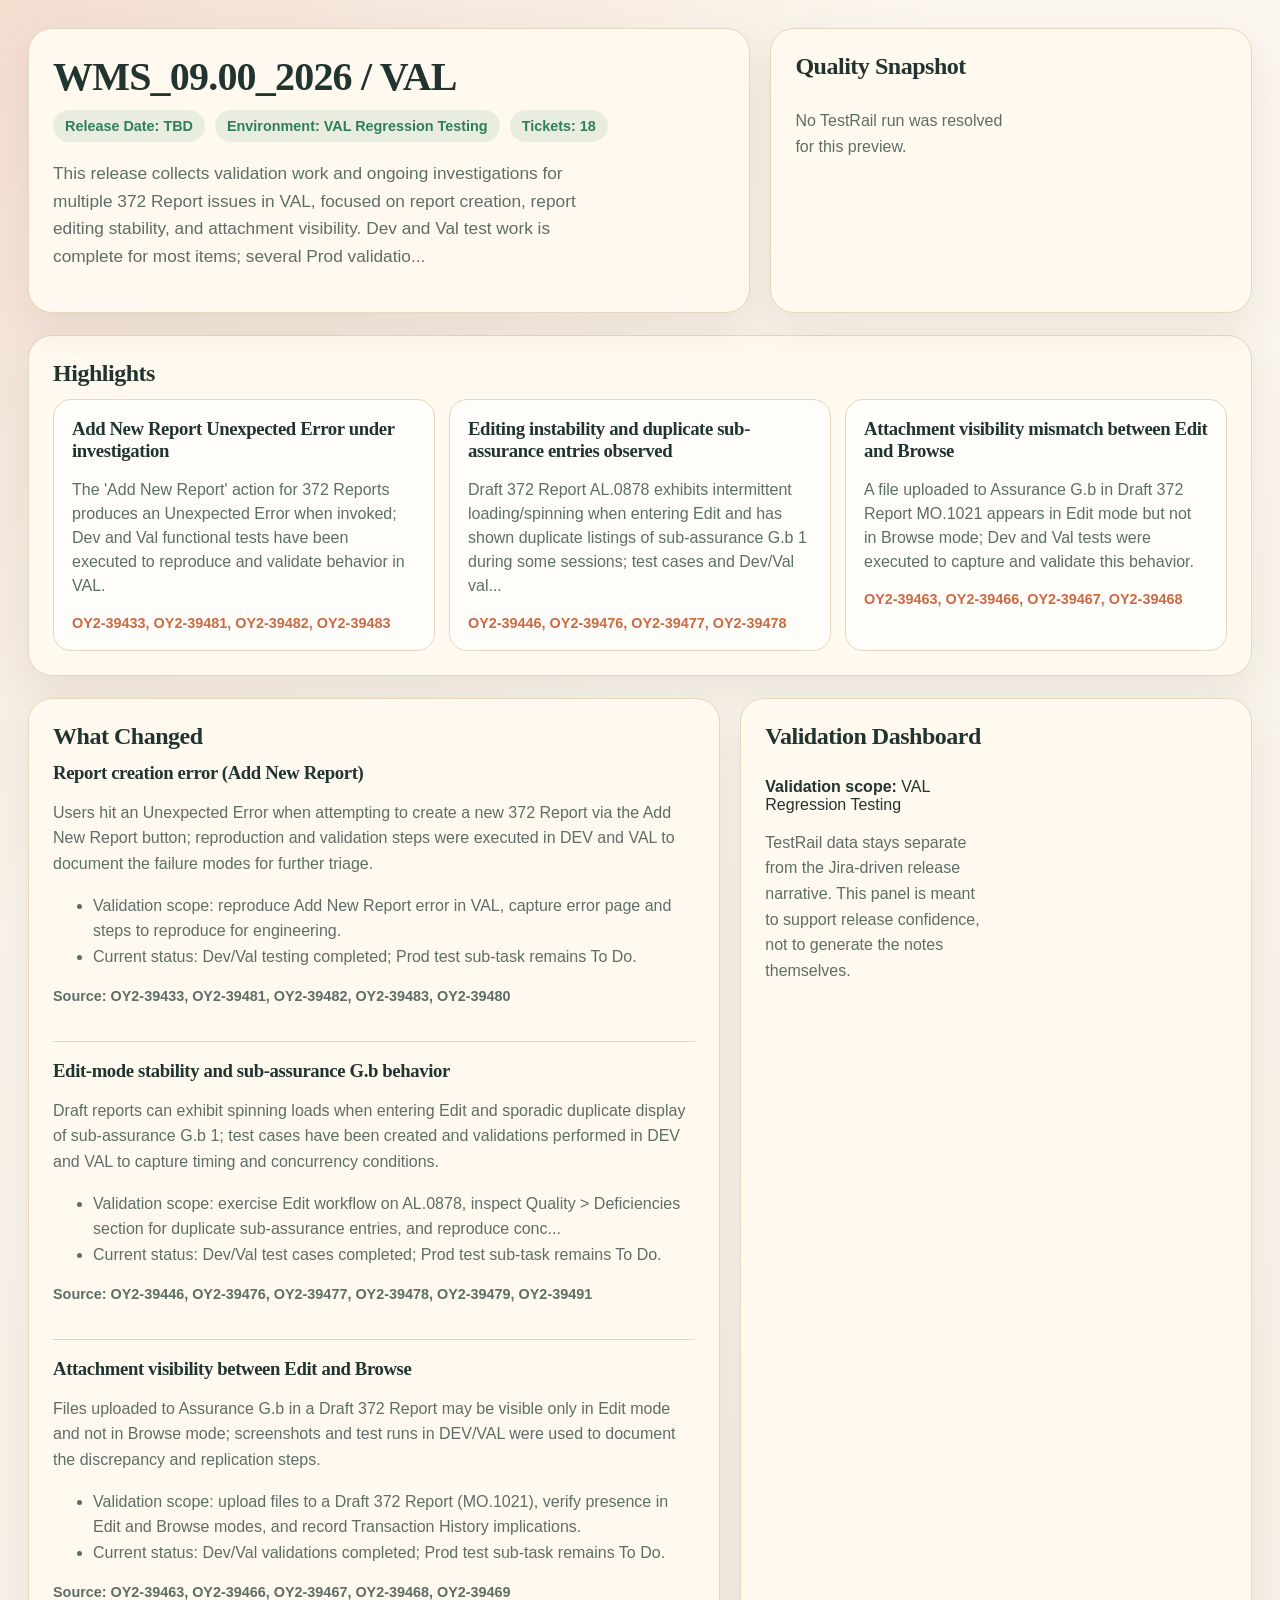
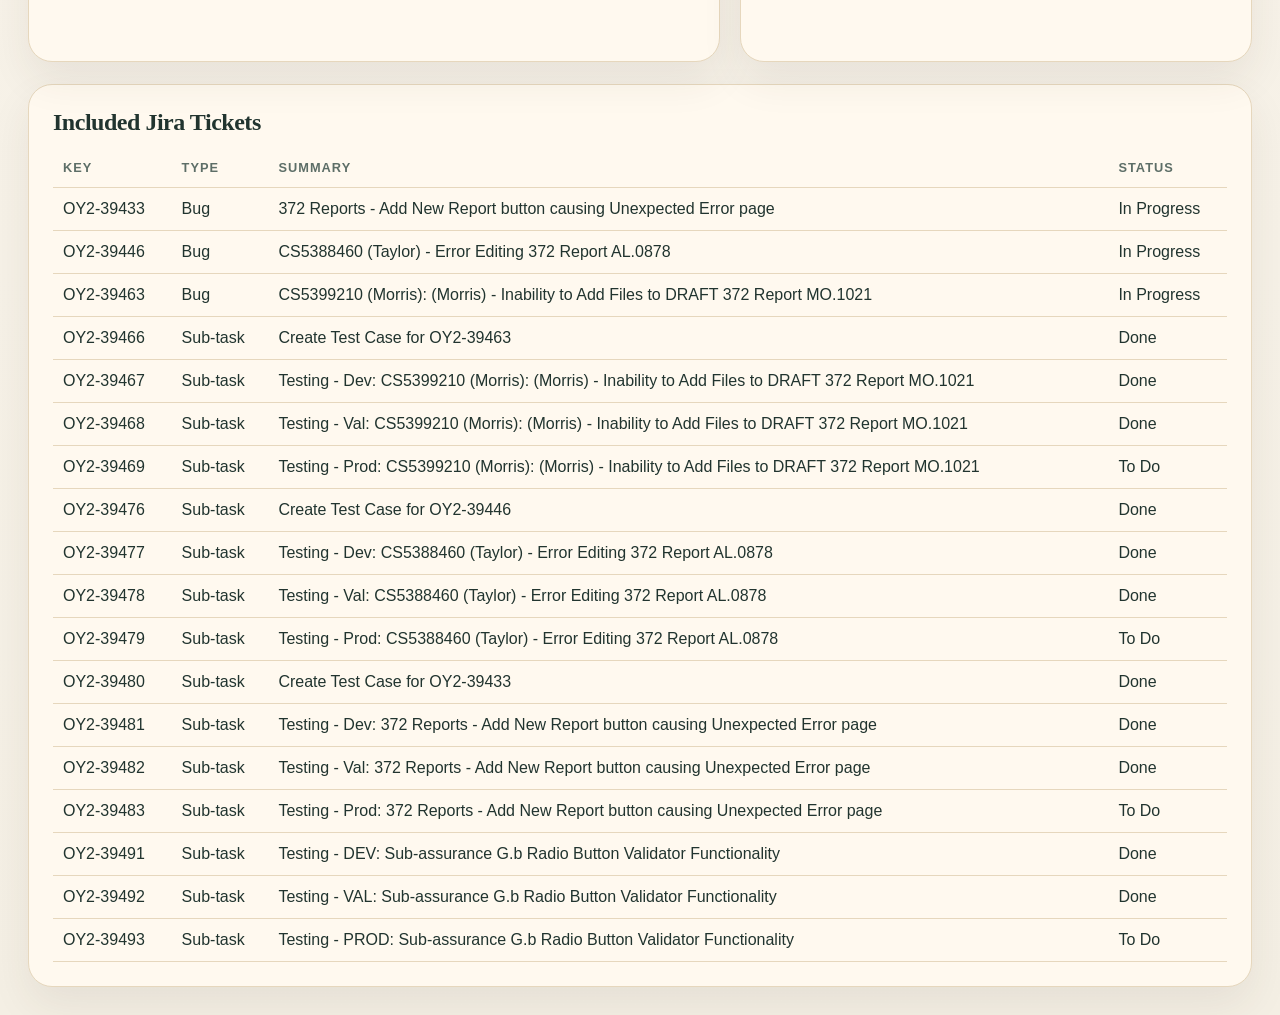
<file: previews/WMS_07.00_2026_VAL.html>
<!doctype html>
<html lang="en">
<head>
  <meta charset="utf-8" />
  <meta name="viewport" content="width=device-width, initial-scale=1" />
  <title>WMS_09.00_2026 VAL Release Dashboard</title>
  <style>
    :root {
      --bg: #f4efe4;
      --panel: #fff9ef;
      --ink: #21342f;
      --muted: #5d6e67;
      --accent: #c96b43;
      --accent-2: #2f7d5c;
      --border: #e6d7bd;
      --shadow: 0 18px 42px rgba(69, 57, 38, 0.08);
    }
    * { box-sizing: border-box; }
    body {
      margin: 0;
      font-family: "Avenir Next", "Segoe UI", sans-serif;
      color: var(--ink);
      background:
        radial-gradient(circle at top left, rgba(201,107,67,0.18), transparent 32%),
        linear-gradient(180deg, #fbf6ee 0%, var(--bg) 100%);
    }
    .wrap {
      max-width: 1280px;
      margin: 0 auto;
      padding: 28px;
    }
    .hero {
      display: grid;
      grid-template-columns: 1.5fr 1fr;
      gap: 20px;
      align-items: stretch;
      margin-bottom: 22px;
    }
    .card {
      background: var(--panel);
      border: 1px solid var(--border);
      border-radius: 24px;
      box-shadow: var(--shadow);
      padding: 24px;
    }
    h1, h2, h3, h4 {
      margin: 0 0 12px;
      font-family: Georgia, "Times New Roman", serif;
      letter-spacing: -0.02em;
    }
    h1 {
      font-size: 2.5rem;
      margin-bottom: 8px;
    }
    .meta {
      display: flex;
      gap: 10px;
      flex-wrap: wrap;
      margin: 10px 0 18px;
    }
    .pill {
      border-radius: 999px;
      padding: 8px 12px;
      background: rgba(47,125,92,0.1);
      color: var(--accent-2);
      font-weight: 700;
      font-size: 0.9rem;
    }
    .lede {
      font-size: 1.08rem;
      line-height: 1.6;
      color: var(--muted);
      max-width: 58ch;
    }
    .metrics {
      display: grid;
      grid-template-columns: repeat(2, minmax(0, 1fr));
      gap: 12px;
    }
    .metric {
      background: rgba(255,255,255,0.72);
      border: 1px solid var(--border);
      border-radius: 18px;
      padding: 16px;
    }
    .metric span {
      display: block;
      font-size: 0.8rem;
      text-transform: uppercase;
      letter-spacing: 0.08em;
      color: var(--muted);
      margin-bottom: 8px;
    }
    .metric strong {
      font-size: 1.8rem;
    }
    .grid {
      display: grid;
      grid-template-columns: 1.15fr 0.85fr;
      gap: 20px;
      margin-bottom: 22px;
    }
    .highlights {
      display: grid;
      grid-template-columns: repeat(auto-fit, minmax(220px, 1fr));
      gap: 14px;
    }
    .highlight {
      padding: 18px;
      background: rgba(255,255,255,0.72);
      border-radius: 18px;
      border: 1px solid var(--border);
    }
    .highlight p {
      color: var(--muted);
      line-height: 1.5;
    }
    .chips, .source {
      color: var(--accent);
      font-size: 0.9rem;
      font-weight: 600;
    }
    .theme {
      padding: 18px 0;
      border-top: 1px solid var(--border);
    }
    .theme:first-of-type {
      border-top: 0;
      padding-top: 0;
    }
    .theme p, .theme li, .muted {
      color: var(--muted);
      line-height: 1.6;
    }
    .quality-layout {
      display: grid;
      grid-template-columns: 220px 1fr;
      gap: 18px;
      align-items: center;
    }
    .donut {
      width: 100%;
      max-width: 180px;
      display: block;
      margin: 0 auto;
    }
    .donut-total {
      font-size: 2rem;
      font-weight: 800;
      fill: var(--ink);
    }
    .donut-label {
      fill: var(--muted);
      font-size: 0.9rem;
      text-transform: uppercase;
      letter-spacing: 0.08em;
    }
    .chart-caption {
      text-align: center;
      color: var(--muted);
      margin-top: 8px;
      font-size: 0.95rem;
    }
    table {
      width: 100%;
      border-collapse: collapse;
    }
    th, td {
      text-align: left;
      padding: 12px 10px;
      border-bottom: 1px solid var(--border);
      vertical-align: top;
    }
    th {
      font-size: 0.8rem;
      text-transform: uppercase;
      letter-spacing: 0.08em;
      color: var(--muted);
    }
    @media (max-width: 900px) {
      .hero, .grid, .quality-layout {
        grid-template-columns: 1fr;
      }
      .metrics {
        grid-template-columns: 1fr 1fr;
      }
    }
  </style>
</head>
<body>
  <div class="wrap">
    <section class="hero">
      <div class="card">
        <h1>WMS_09.00_2026 / VAL</h1>
        <div class="meta">
          <span class="pill">Release Date: TBD</span>
          <span class="pill">Environment: VAL Regression Testing</span>
          <span class="pill">Tickets: 18</span>
        </div>
        <p class="lede">This release collects validation work and ongoing investigations for multiple 372 Report issues in VAL, focused on report creation, report editing stability, and attachment visibility. Dev and Val test work is complete for most items; several Prod validatio...</p>
      </div>
      <div class="card">
        <h2>Quality Snapshot</h2>
        <div class="metrics"><p class="muted">No TestRail run was resolved for this preview.</p></div>
      </div>
    </section>

    <section class="card" style="margin-bottom: 22px;">
      <h2>Highlights</h2>
      <div class="highlights"><article class="highlight"><h3>Add New Report Unexpected Error under investigation</h3><p>The &#x27;Add New Report&#x27; action for 372 Reports produces an Unexpected Error when invoked; Dev and Val functional tests have been executed to reproduce and validate behavior in VAL.</p><span class="chips">OY2-39433, OY2-39481, OY2-39482, OY2-39483</span></article><article class="highlight"><h3>Editing instability and duplicate sub-assurance entries observed</h3><p>Draft 372 Report AL.0878 exhibits intermittent loading/spinning when entering Edit and has shown duplicate listings of sub‑assurance G.b 1 during some sessions; test cases and Dev/Val val...</p><span class="chips">OY2-39446, OY2-39476, OY2-39477, OY2-39478</span></article><article class="highlight"><h3>Attachment visibility mismatch between Edit and Browse</h3><p>A file uploaded to Assurance G.b in Draft 372 Report MO.1021 appears in Edit mode but not in Browse mode; Dev and Val tests were executed to capture and validate this behavior.</p><span class="chips">OY2-39463, OY2-39466, OY2-39467, OY2-39468</span></article></div>
    </section>

    <section class="grid">
      <div class="card">
        <h2>What Changed</h2>
        <section class="theme"><h3>Report creation error (Add New Report)</h3><p>Users hit an Unexpected Error when attempting to create a new 372 Report via the Add New Report button; reproduction and validation steps were executed in DEV and VAL to document the failure modes for further triage.</p><ul><li>Validation scope: reproduce Add New Report error in VAL, capture error page and steps to reproduce for engineering.</li><li>Current status: Dev/Val testing completed; Prod test sub-task remains To Do.</li></ul><p class="source">Source: OY2-39433, OY2-39481, OY2-39482, OY2-39483, OY2-39480</p></section><section class="theme"><h3>Edit-mode stability and sub-assurance G.b behavior</h3><p>Draft reports can exhibit spinning loads when entering Edit and sporadic duplicate display of sub‑assurance G.b 1; test cases have been created and validations performed in DEV and VAL to capture timing and concurrency conditions.</p><ul><li>Validation scope: exercise Edit workflow on AL.0878, inspect Quality &gt; Deficiencies section for duplicate sub‑assurance entries, and reproduce conc...</li><li>Current status: Dev/Val test cases completed; Prod test sub-task remains To Do.</li></ul><p class="source">Source: OY2-39446, OY2-39476, OY2-39477, OY2-39478, OY2-39479, OY2-39491</p></section><section class="theme"><h3>Attachment visibility between Edit and Browse</h3><p>Files uploaded to Assurance G.b in a Draft 372 Report may be visible only in Edit mode and not in Browse mode; screenshots and test runs in DEV/VAL were used to document the discrepancy and replication steps.</p><ul><li>Validation scope: upload files to a Draft 372 Report (MO.1021), verify presence in Edit and Browse modes, and record Transaction History implications.</li><li>Current status: Dev/Val validations completed; Prod test sub-task remains To Do.</li></ul><p class="source">Source: OY2-39463, OY2-39466, OY2-39467, OY2-39468, OY2-39469</p></section>
      </div>
      <div class="card">
        <h2>Validation Dashboard</h2>
        <div class="quality-layout">
          
          <div>
            <p><strong>Validation scope:</strong> VAL Regression Testing</p>
            <p class="muted">TestRail data stays separate from the Jira-driven release narrative. This panel is meant to support release confidence, not to generate the notes themselves.</p>
            
          </div>
        </div>
      </div>
    </section>

    <section class="card">
      <h2>Included Jira Tickets</h2>
      <table>
        <thead>
          <tr><th>Key</th><th>Type</th><th>Summary</th><th>Status</th></tr>
        </thead>
        <tbody>
          <tr><td>OY2-39433</td><td>Bug</td><td>372 Reports - Add New Report button causing Unexpected Error page</td><td>In Progress</td></tr><tr><td>OY2-39446</td><td>Bug</td><td>CS5388460 (Taylor) - Error Editing 372 Report AL.0878</td><td>In Progress</td></tr><tr><td>OY2-39463</td><td>Bug</td><td>CS5399210 (Morris): (Morris) - Inability to Add Files to DRAFT 372 Report MO.1021</td><td>In Progress</td></tr><tr><td>OY2-39466</td><td>Sub-task</td><td>Create Test Case for OY2-39463</td><td>Done</td></tr><tr><td>OY2-39467</td><td>Sub-task</td><td>Testing - Dev: CS5399210 (Morris): (Morris) - Inability to Add Files to DRAFT 372 Report MO.1021</td><td>Done</td></tr><tr><td>OY2-39468</td><td>Sub-task</td><td>Testing - Val: CS5399210 (Morris): (Morris) - Inability to Add Files to DRAFT 372 Report MO.1021</td><td>Done</td></tr><tr><td>OY2-39469</td><td>Sub-task</td><td>Testing - Prod: CS5399210 (Morris): (Morris) - Inability to Add Files to DRAFT 372 Report MO.1021</td><td>To Do</td></tr><tr><td>OY2-39476</td><td>Sub-task</td><td>Create Test Case for OY2-39446</td><td>Done</td></tr><tr><td>OY2-39477</td><td>Sub-task</td><td>Testing - Dev: CS5388460 (Taylor) - Error Editing 372 Report AL.0878</td><td>Done</td></tr><tr><td>OY2-39478</td><td>Sub-task</td><td>Testing - Val: CS5388460 (Taylor) - Error Editing 372 Report AL.0878</td><td>Done</td></tr><tr><td>OY2-39479</td><td>Sub-task</td><td>Testing - Prod: CS5388460 (Taylor) - Error Editing 372 Report AL.0878</td><td>To Do</td></tr><tr><td>OY2-39480</td><td>Sub-task</td><td>Create Test Case for OY2-39433</td><td>Done</td></tr><tr><td>OY2-39481</td><td>Sub-task</td><td>Testing - Dev: 372 Reports - Add New Report button causing Unexpected Error page</td><td>Done</td></tr><tr><td>OY2-39482</td><td>Sub-task</td><td>Testing - Val: 372 Reports - Add New Report button causing Unexpected Error page</td><td>Done</td></tr><tr><td>OY2-39483</td><td>Sub-task</td><td>Testing - Prod: 372 Reports - Add New Report button causing Unexpected Error page</td><td>To Do</td></tr><tr><td>OY2-39491</td><td>Sub-task</td><td>Testing - DEV: Sub-assurance G.b Radio Button Validator Functionality</td><td>Done</td></tr><tr><td>OY2-39492</td><td>Sub-task</td><td>Testing - VAL: Sub-assurance G.b Radio Button Validator Functionality</td><td>Done</td></tr><tr><td>OY2-39493</td><td>Sub-task</td><td>Testing - PROD: Sub-assurance G.b Radio Button Validator Functionality</td><td>To Do</td></tr>
        </tbody>
      </table>
    </section>
  </div>
</body>
</html>
</file>
